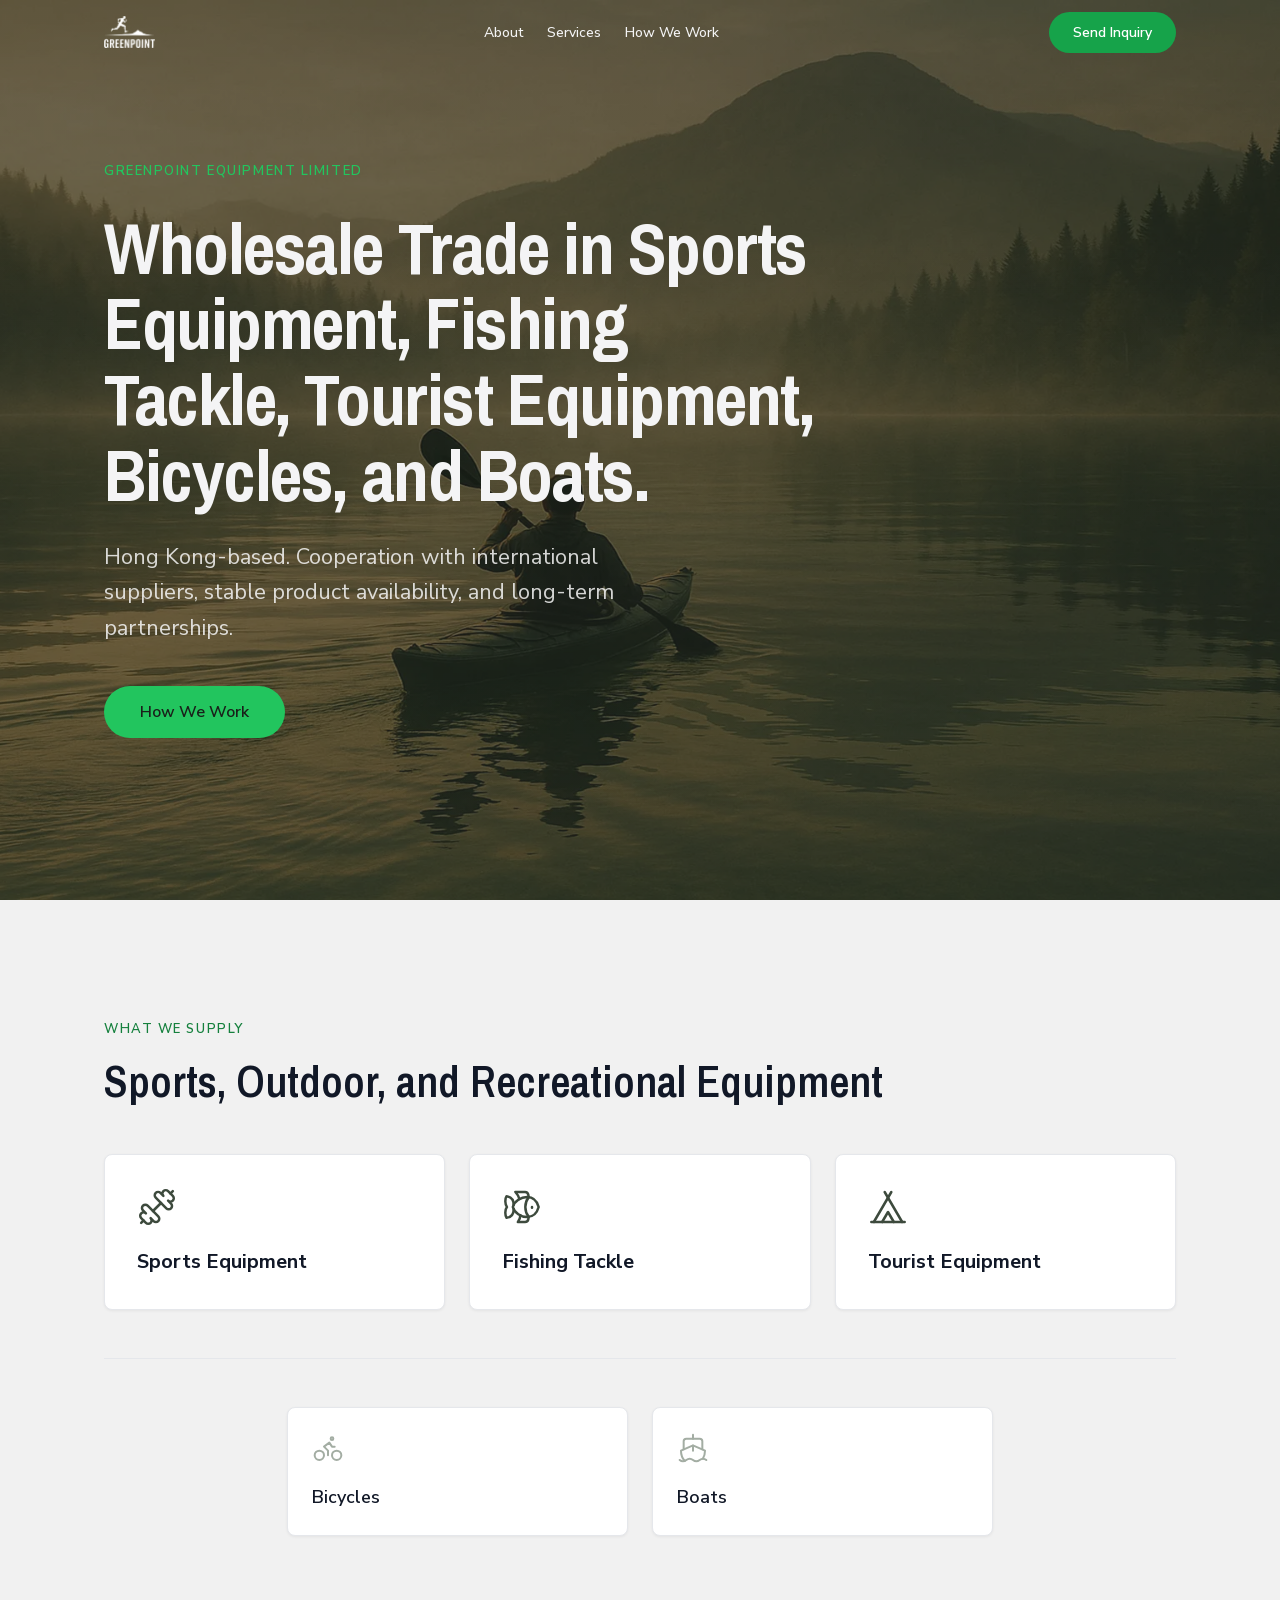
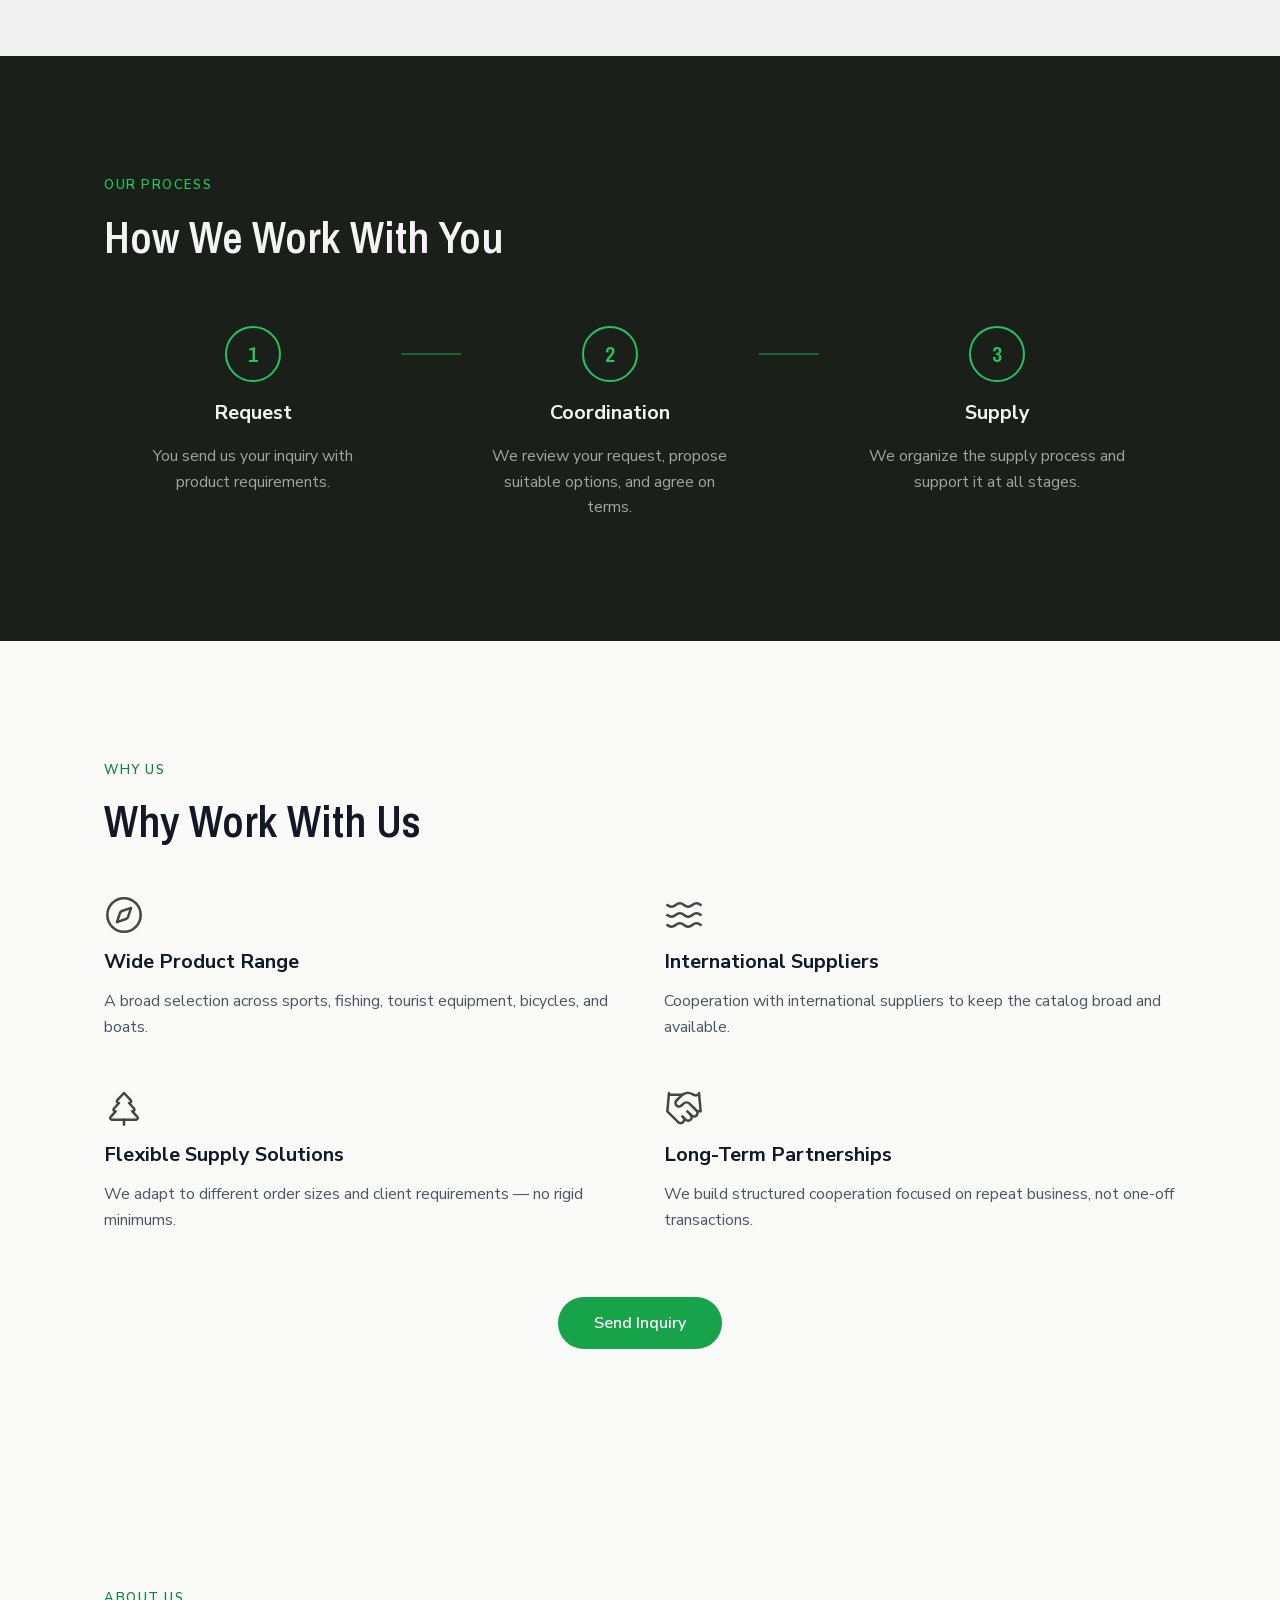
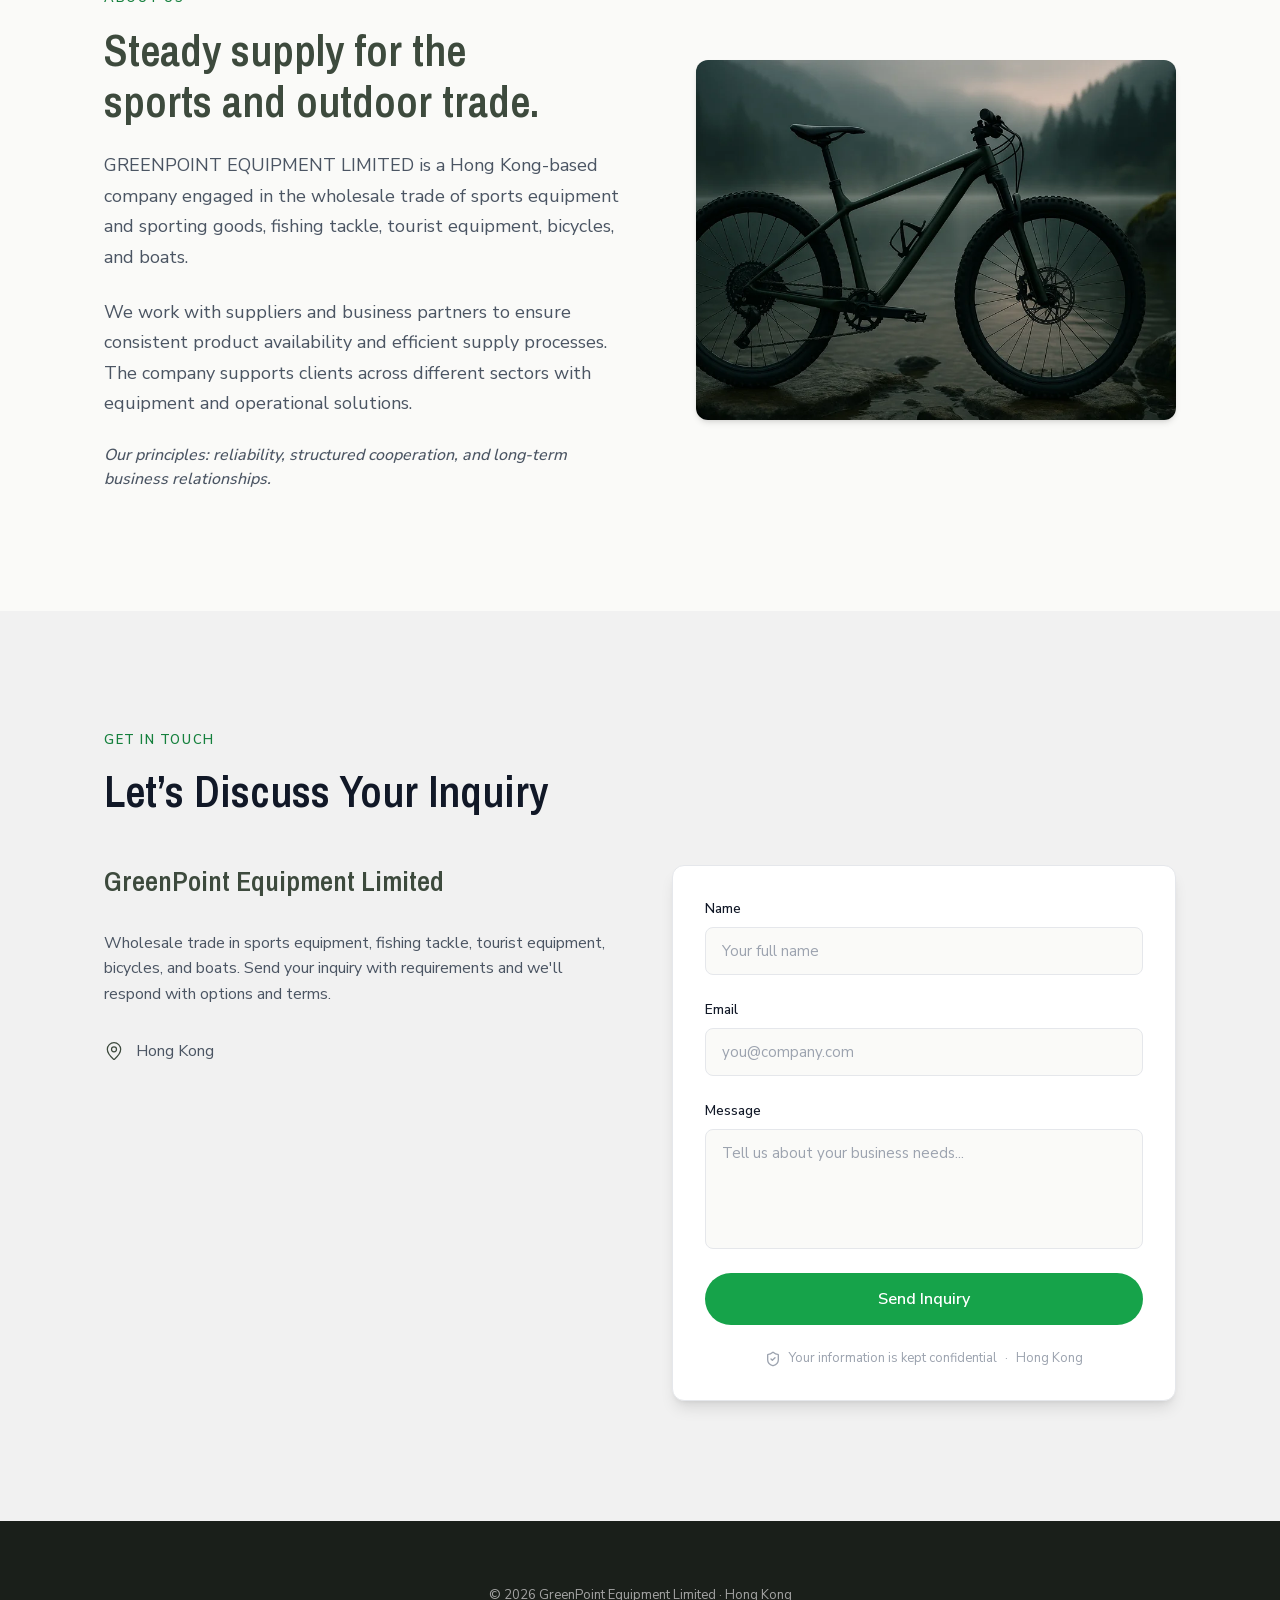
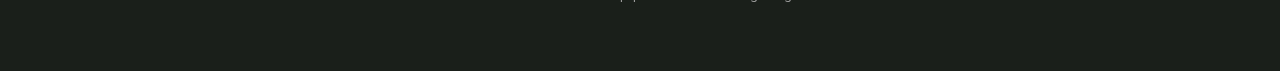
<file: index.html>
<!DOCTYPE html><!--MCY_xM_SCmQjBAkkfVau_--><html lang="en" class="__variable_7fcf54 __variable_246974"><head><meta charSet="utf-8"/><meta name="viewport" content="width=device-width, initial-scale=1"/><link rel="preload" href="/_next/static/media/07d0cf9a4e6818b2-s.p.woff2" as="font" crossorigin="" type="font/woff2"/><link rel="preload" href="/_next/static/media/68180864d7f93f02-s.p.woff2" as="font" crossorigin="" type="font/woff2"/><link rel="preload" as="image" href="/logo.png"/><link rel="stylesheet" href="/_next/static/css/87db055f965084d0.css" data-precedence="next"/><link rel="preload" as="script" fetchPriority="low" href="/_next/static/chunks/webpack-ef317a582696bfcf.js"/><script src="/_next/static/chunks/4bd1b696-c023c6e3521b1417.js" async=""></script><script src="/_next/static/chunks/255-aaafc19c72668c72.js" async=""></script><script src="/_next/static/chunks/main-app-0c28d5f80d48c07c.js" async=""></script><script src="/_next/static/chunks/840-8a68b96e17abf2bf.js" async=""></script><script src="/_next/static/chunks/app/page-1cb6a791a686c238.js" async=""></script><meta name="next-size-adjust" content=""/><meta name="theme-color" content="#1a1f1a"/><title>GreenPoint Equipment — Wholesale Sports, Fishing, Tourist Equipment, Bicycles &amp; Boats</title><meta name="description" content="Hong Kong-based wholesale supply across sports equipment, fishing tackle, tourist equipment, bicycles, and boats."/><link rel="canonical" href="https://greenpoint.hk"/><meta property="og:title" content="GreenPoint Equipment — Wholesale Sports, Fishing, Tourist Equipment, Bicycles &amp; Boats"/><meta property="og:description" content="Hong Kong-based wholesale supply across sports equipment, fishing tackle, tourist equipment, bicycles, and boats."/><meta property="og:url" content="https://greenpoint.hk"/><meta property="og:image" content="https://greenpoint.hk/og.jpg"/><meta property="og:type" content="website"/><meta name="twitter:card" content="summary_large_image"/><meta name="twitter:title" content="GreenPoint Equipment — Wholesale Sports, Fishing, Tourist Equipment, Bicycles &amp; Boats"/><meta name="twitter:description" content="Hong Kong-based wholesale supply across sports equipment, fishing tackle, tourist equipment, bicycles, and boats."/><meta name="twitter:image" content="https://greenpoint.hk/og.jpg"/><link rel="icon" href="/favicon.png"/><script src="/_next/static/chunks/polyfills-42372ed130431b0a.js" noModule=""></script></head><body class="font-body antialiased"><div hidden=""><!--$--><!--/$--></div><header class="fixed top-0 left-0 z-50 w-full transition-all duration-200 ease-out bg-transparent"><nav class="mx-auto flex h-16 max-w-[1200px] items-center justify-between px-5 md:px-16"><a class="flex items-center" aria-label="GreenPoint" href="/"><img alt="GreenPoint" width="400" height="300" decoding="async" data-nimg="1" class="h-7 w-auto brightness-0 invert md:h-8" style="color:transparent" src="/logo.png"/></a><div class="hidden items-center gap-6 md:flex"><a class="font-body text-[14px] font-medium text-ink-light transition-colors hover:text-navy-400" href="#about">About</a><a class="font-body text-[14px] font-medium text-ink-light transition-colors hover:text-navy-400" href="#services">Services</a><a class="font-body text-[14px] font-medium text-ink-light transition-colors hover:text-navy-400" href="#how-we-work">How We Work</a></div><div class="flex items-center gap-4"><a class="hidden rounded-full bg-cta px-6 py-2.5 font-body text-[14px] font-semibold text-white transition-all hover:scale-[1.02] hover:bg-cta-hover md:inline-flex" href="#contacts">Send Inquiry</a><button class="-mr-3 rounded-lg p-3 text-ink-light transition-colors active:bg-white/5 md:hidden" aria-label="Open menu" aria-expanded="false" aria-controls="mobile-menu"><svg xmlns="http://www.w3.org/2000/svg" width="24" height="24" viewBox="0 0 24 24" fill="none" stroke="currentColor" stroke-width="2" stroke-linecap="round" stroke-linejoin="round" class="lucide lucide-menu" aria-hidden="true"><path d="M4 12h16"></path><path d="M4 18h16"></path><path d="M4 6h16"></path></svg></button></div></nav><div id="mobile-menu" aria-hidden="true" class="overflow-hidden bg-navy-950/95 backdrop-blur-[12px] transition-[max-height,opacity] duration-200 ease-out motion-reduce:transition-none md:hidden max-h-0 opacity-0"><div class="flex flex-col gap-1 px-5 pb-10 pt-2"><a tabindex="-1" class="-mx-2 block rounded-lg px-2 py-3 font-body text-[16px] font-medium text-ink-light transition-colors active:bg-white/5" href="#about">About</a><a tabindex="-1" class="-mx-2 block rounded-lg px-2 py-3 font-body text-[16px] font-medium text-ink-light transition-colors active:bg-white/5" href="#services">Services</a><a tabindex="-1" class="-mx-2 block rounded-lg px-2 py-3 font-body text-[16px] font-medium text-ink-light transition-colors active:bg-white/5" href="#how-we-work">How We Work</a><a tabindex="-1" class="mt-3 flex h-[52px] w-full items-center justify-center rounded-full bg-gold-500 font-body text-[16px] font-semibold text-navy-950 transition-all duration-250 ease-out hover:bg-gold-600 active:scale-[0.98]" href="#contacts">Send Inquiry</a></div></div></header><main><section id="hero" class="relative flex min-h-svh items-center overflow-hidden bg-navy-950 md:bg-gradient-to-b md:from-navy-950 md:to-navy-900 xl:min-h-screen"><div aria-hidden="true" class="absolute inset-0 hidden bg-cover bg-center opacity-35 md:block" style="background-image:url(&#x27;/hero.webp&#x27;)"></div><div class="relative z-10 mx-auto w-full max-w-[1200px] px-5 py-20 md:px-16 md:py-0"><div class="hero-animate flex max-w-[880px] flex-col gap-7"><p class="font-body text-[13px] font-semibold uppercase tracking-[0.12em] text-gold-500">GreenPoint Equipment Limited</p><h1 class="text-balance font-heading text-[clamp(1.75rem,7.5vw,2rem)] font-bold leading-[1.05] tracking-[-0.02em] text-ink-light md:text-[56px] lg:text-[72px]">Wholesale Trade in Sports Equipment, Fishing Tackle, Tourist Equipment, Bicycles, and Boats.</h1><p class="max-w-[580px] font-body text-[18px] font-normal leading-[1.6] text-ink-light/85 md:text-[20px] lg:text-[22px]">Hong Kong-based. Cooperation with international suppliers, stable product availability, and long-term partnerships.</p><div class="pt-3"><a class="inline-flex h-[52px] items-center justify-center rounded-full px-9 font-body text-[16px] font-semibold transition-all duration-250 ease-out bg-gold-500 text-navy-950 hover:bg-gold-600 hover:scale-[1.02]  disabled:cursor-not-allowed disabled:opacity-60" href="#how-we-work">How We Work</a></div></div></div><a aria-label="Scroll to next section" aria-hidden="false" tabindex="0" class="absolute inset-x-0 bottom-6 mx-auto w-fit text-gold-500/70 transition-opacity duration-300 hover:text-gold-500 md:hidden animate-scroll-hint" href="#services"><svg xmlns="http://www.w3.org/2000/svg" width="28" height="28" viewBox="0 0 24 24" fill="none" stroke="currentColor" stroke-width="1.5" stroke-linecap="round" stroke-linejoin="round" class="lucide lucide-chevron-down" aria-hidden="true"><path d="m6 9 6 6 6-6"></path></svg></a></section><div class="sr-hidden sr-mobile-on"><section id="services" class="scroll-mt-[48px] bg-surface-tinted"><div class="mx-auto max-w-[1200px] px-5 py-20 md:px-16 md:py-[80px] xl:py-[120px] flex flex-col gap-12 md:gap-10 xl:gap-12"><div class="flex flex-col gap-4"><p class="font-body text-[13px] font-semibold uppercase tracking-[0.12em] text-gold-700">What We Supply</p><h2 class="text-balance font-heading text-[28px] font-semibold leading-[1.15] md:text-[36px] lg:text-[44px] text-ink">Sports, Outdoor, and Recreational Equipment</h2></div><div class="grid grid-cols-1 gap-4 md:grid-cols-2 md:gap-6 lg:grid-cols-3"><div class="flex h-full flex-col gap-5 rounded-lg border border-line bg-surface-card shadow-[0_1px_3px_rgba(0,0,0,0.06)] transition-all duration-300 ease-out hover:-translate-y-1 hover:shadow-[0_4px_12px_rgba(0,0,0,0.1)] p-8"><svg xmlns="http://www.w3.org/2000/svg" width="40" height="40" viewBox="0 0 24 24" fill="none" stroke="currentColor" stroke-width="1.5" stroke-linecap="round" stroke-linejoin="round" class="lucide lucide-dumbbell text-navy-800" aria-hidden="true"><path d="M17.596 12.768a2 2 0 1 0 2.829-2.829l-1.768-1.767a2 2 0 0 0 2.828-2.829l-2.828-2.828a2 2 0 0 0-2.829 2.828l-1.767-1.768a2 2 0 1 0-2.829 2.829z"></path><path d="m2.5 21.5 1.4-1.4"></path><path d="m20.1 3.9 1.4-1.4"></path><path d="M5.343 21.485a2 2 0 1 0 2.829-2.828l1.767 1.768a2 2 0 1 0 2.829-2.829l-6.364-6.364a2 2 0 1 0-2.829 2.829l1.768 1.767a2 2 0 0 0-2.828 2.829z"></path><path d="m9.6 14.4 4.8-4.8"></path></svg><div class="flex flex-col gap-3"><h3 class="font-body text-ink text-[20px] font-bold">Sports Equipment</h3></div></div><div class="flex h-full flex-col gap-5 rounded-lg border border-line bg-surface-card shadow-[0_1px_3px_rgba(0,0,0,0.06)] transition-all duration-300 ease-out hover:-translate-y-1 hover:shadow-[0_4px_12px_rgba(0,0,0,0.1)] p-8"><svg xmlns="http://www.w3.org/2000/svg" width="40" height="40" viewBox="0 0 24 24" fill="none" stroke="currentColor" stroke-width="1.5" stroke-linecap="round" stroke-linejoin="round" class="lucide lucide-fish text-navy-800" aria-hidden="true"><path d="M6.5 12c.94-3.46 4.94-6 8.5-6 3.56 0 6.06 2.54 7 6-.94 3.47-3.44 6-7 6s-7.56-2.53-8.5-6Z"></path><path d="M18 12v.5"></path><path d="M16 17.93a9.77 9.77 0 0 1 0-11.86"></path><path d="M7 10.67C7 8 5.58 5.97 2.73 5.5c-1 1.5-1 5 .23 6.5-1.24 1.5-1.24 5-.23 6.5C5.58 18.03 7 16 7 13.33"></path><path d="M10.46 7.26C10.2 5.88 9.17 4.24 8 3h5.8a2 2 0 0 1 1.98 1.67l.23 1.4"></path><path d="m16.01 17.93-.23 1.4A2 2 0 0 1 13.8 21H9.5a5.96 5.96 0 0 0 1.49-3.98"></path></svg><div class="flex flex-col gap-3"><h3 class="font-body text-ink text-[20px] font-bold">Fishing Tackle</h3></div></div><div class="flex h-full flex-col gap-5 rounded-lg border border-line bg-surface-card shadow-[0_1px_3px_rgba(0,0,0,0.06)] transition-all duration-300 ease-out hover:-translate-y-1 hover:shadow-[0_4px_12px_rgba(0,0,0,0.1)] p-8"><svg xmlns="http://www.w3.org/2000/svg" width="40" height="40" viewBox="0 0 24 24" fill="none" stroke="currentColor" stroke-width="1.5" stroke-linecap="round" stroke-linejoin="round" class="lucide lucide-tent text-navy-800" aria-hidden="true"><path d="M3.5 21 14 3"></path><path d="M20.5 21 10 3"></path><path d="M15.5 21 12 15l-3.5 6"></path><path d="M2 21h20"></path></svg><div class="flex flex-col gap-3"><h3 class="font-body text-ink text-[20px] font-bold">Tourist Equipment</h3></div></div></div><hr class="border-line"/><div class="flex flex-col gap-4 md:flex-row md:justify-center md:gap-6"><div class="md:w-[calc((100%-1.5rem)/2)] md:shrink-0 lg:w-[calc((100%-3rem)/3)]"><div class="flex h-full flex-col gap-5 rounded-lg border border-line bg-surface-card shadow-[0_1px_3px_rgba(0,0,0,0.06)] transition-all duration-300 ease-out hover:-translate-y-1 hover:shadow-[0_4px_12px_rgba(0,0,0,0.1)] p-6"><svg xmlns="http://www.w3.org/2000/svg" width="32" height="32" viewBox="0 0 24 24" fill="none" stroke="currentColor" stroke-width="1.5" stroke-linecap="round" stroke-linejoin="round" class="lucide lucide-bike text-navy-400" aria-hidden="true"><circle cx="18.5" cy="17.5" r="3.5"></circle><circle cx="5.5" cy="17.5" r="3.5"></circle><circle cx="15" cy="5" r="1"></circle><path d="M12 17.5V14l-3-3 4-3 2 3h2"></path></svg><div class="flex flex-col gap-3"><h3 class="font-body text-ink text-[18px] font-semibold">Bicycles</h3></div></div></div><div class="md:w-[calc((100%-1.5rem)/2)] md:shrink-0 lg:w-[calc((100%-3rem)/3)]"><div class="flex h-full flex-col gap-5 rounded-lg border border-line bg-surface-card shadow-[0_1px_3px_rgba(0,0,0,0.06)] transition-all duration-300 ease-out hover:-translate-y-1 hover:shadow-[0_4px_12px_rgba(0,0,0,0.1)] p-6"><svg xmlns="http://www.w3.org/2000/svg" width="32" height="32" viewBox="0 0 24 24" fill="none" stroke="currentColor" stroke-width="1.5" stroke-linecap="round" stroke-linejoin="round" class="lucide lucide-ship text-navy-400" aria-hidden="true"><path d="M12 10.189V14"></path><path d="M12 2v3"></path><path d="M19 13V7a2 2 0 0 0-2-2H7a2 2 0 0 0-2 2v6"></path><path d="M19.38 20A11.6 11.6 0 0 0 21 14l-8.188-3.639a2 2 0 0 0-1.624 0L3 14a11.6 11.6 0 0 0 2.81 7.76"></path><path d="M2 21c.6.5 1.2 1 2.5 1 2.5 0 2.5-2 5-2 1.3 0 1.9.5 2.5 1s1.2 1 2.5 1c2.5 0 2.5-2 5-2 1.3 0 1.9.5 2.5 1"></path></svg><div class="flex flex-col gap-3"><h3 class="font-body text-ink text-[18px] font-semibold">Boats</h3></div></div></div></div></div></section></div><div class="sr-hidden"><section id="how-we-work" class="scroll-mt-[48px] bg-navy-950"><div class="mx-auto max-w-[1200px] px-5 py-20 md:px-16 md:py-[80px] xl:py-[120px] flex flex-col gap-12 md:gap-10 xl:gap-12"><div class="flex flex-col gap-4"><p class="font-body text-[13px] font-semibold uppercase tracking-[0.12em] text-gold-500">Our Process</p><h2 class="text-balance font-heading text-[28px] font-semibold leading-[1.15] md:text-[36px] lg:text-[44px] text-ink-light">How We Work With You</h2></div><div class="flex flex-col gap-4 pt-4 lg:flex-row lg:items-start lg:gap-0"><div class="flex flex-1 flex-col items-center lg:flex-row lg:items-start"><div class="flex flex-1 flex-col items-center gap-4 px-6"><div class="flex h-14 w-14 items-center justify-center rounded-full border-2 border-gold-500 bg-transparent"><span class="font-heading text-[22px] font-semibold text-gold-500">1</span></div><h3 class="text-center font-body text-[20px] font-bold text-ink-light">Request</h3><p class="text-center font-body text-[16px] font-normal leading-[1.6] text-ink-light-muted">You send us your inquiry with product requirements.</p></div><div class="hidden h-14 w-[60px] items-center justify-center lg:flex"><div class="h-[2px] w-full bg-gold-500/40"></div></div><div class="mt-4 flex h-8 w-full items-center justify-center lg:hidden"><div class="h-full w-[2px] bg-gold-500/40"></div></div></div><div class="flex flex-1 flex-col items-center lg:flex-row lg:items-start"><div class="flex flex-1 flex-col items-center gap-4 px-6"><div class="flex h-14 w-14 items-center justify-center rounded-full border-2 border-gold-500 bg-transparent"><span class="font-heading text-[22px] font-semibold text-gold-500">2</span></div><h3 class="text-center font-body text-[20px] font-bold text-ink-light">Coordination</h3><p class="text-center font-body text-[16px] font-normal leading-[1.6] text-ink-light-muted">We review your request, propose suitable options, and agree on terms.</p></div><div class="hidden h-14 w-[60px] items-center justify-center lg:flex"><div class="h-[2px] w-full bg-gold-500/40"></div></div><div class="mt-4 flex h-8 w-full items-center justify-center lg:hidden"><div class="h-full w-[2px] bg-gold-500/40"></div></div></div><div class="flex flex-1 flex-col items-center lg:flex-row lg:items-start"><div class="flex flex-1 flex-col items-center gap-4 px-6"><div class="flex h-14 w-14 items-center justify-center rounded-full border-2 border-gold-500 bg-transparent"><span class="font-heading text-[22px] font-semibold text-gold-500">3</span></div><h3 class="text-center font-body text-[20px] font-bold text-ink-light">Supply</h3><p class="text-center font-body text-[16px] font-normal leading-[1.6] text-ink-light-muted">We organize the supply process and support it at all stages.</p></div></div></div></div></section></div><div class="sr-hidden"><section id="why-us" class="scroll-mt-[48px] bg-surface-warm"><div class="mx-auto max-w-[1200px] px-5 py-20 md:px-16 md:py-[80px] xl:py-[120px] flex flex-col gap-12 md:gap-10 xl:gap-12"><div class="flex flex-col gap-4"><p class="font-body text-[13px] font-semibold uppercase tracking-[0.12em] text-gold-700">Why Us</p><h2 class="text-balance font-heading text-[28px] font-semibold leading-[1.15] md:text-[36px] lg:text-[44px] text-ink">Why Work With Us</h2></div><div class="grid grid-cols-1 gap-10 md:grid-cols-2 md:gap-x-8 md:gap-y-10 xl:gap-12"><div class="flex flex-col gap-3"><svg xmlns="http://www.w3.org/2000/svg" width="40" height="40" viewBox="0 0 24 24" fill="none" stroke="currentColor" stroke-width="1.5" stroke-linecap="round" stroke-linejoin="round" class="lucide lucide-compass text-navy-800" aria-hidden="true"><path d="m16.24 7.76-1.804 5.411a2 2 0 0 1-1.265 1.265L7.76 16.24l1.804-5.411a2 2 0 0 1 1.265-1.265z"></path><circle cx="12" cy="12" r="10"></circle></svg><h3 class="font-body text-[20px] font-bold text-ink">Wide Product Range</h3><p class="font-body text-[16px] font-normal leading-[1.6] text-ink-muted">A broad selection across sports, fishing, tourist equipment, bicycles, and boats.</p></div><div class="flex flex-col gap-3"><svg xmlns="http://www.w3.org/2000/svg" width="40" height="40" viewBox="0 0 24 24" fill="none" stroke="currentColor" stroke-width="1.5" stroke-linecap="round" stroke-linejoin="round" class="lucide lucide-waves text-navy-800" aria-hidden="true"><path d="M2 6c.6.5 1.2 1 2.5 1C7 7 7 5 9.5 5c2.6 0 2.4 2 5 2 2.5 0 2.5-2 5-2 1.3 0 1.9.5 2.5 1"></path><path d="M2 12c.6.5 1.2 1 2.5 1 2.5 0 2.5-2 5-2 2.6 0 2.4 2 5 2 2.5 0 2.5-2 5-2 1.3 0 1.9.5 2.5 1"></path><path d="M2 18c.6.5 1.2 1 2.5 1 2.5 0 2.5-2 5-2 2.6 0 2.4 2 5 2 2.5 0 2.5-2 5-2 1.3 0 1.9.5 2.5 1"></path></svg><h3 class="font-body text-[20px] font-bold text-ink">International Suppliers</h3><p class="font-body text-[16px] font-normal leading-[1.6] text-ink-muted">Cooperation with international suppliers to keep the catalog broad and available.</p></div><div class="flex flex-col gap-3"><svg xmlns="http://www.w3.org/2000/svg" width="40" height="40" viewBox="0 0 24 24" fill="none" stroke="currentColor" stroke-width="1.5" stroke-linecap="round" stroke-linejoin="round" class="lucide lucide-tree-pine text-navy-800" aria-hidden="true"><path d="m17 14 3 3.3a1 1 0 0 1-.7 1.7H4.7a1 1 0 0 1-.7-1.7L7 14h-.3a1 1 0 0 1-.7-1.7L9 9h-.2A1 1 0 0 1 8 7.3L12 3l4 4.3a1 1 0 0 1-.8 1.7H15l3 3.3a1 1 0 0 1-.7 1.7H17Z"></path><path d="M12 22v-3"></path></svg><h3 class="font-body text-[20px] font-bold text-ink">Flexible Supply Solutions</h3><p class="font-body text-[16px] font-normal leading-[1.6] text-ink-muted">We adapt to different order sizes and client requirements — no rigid minimums.</p></div><div class="flex flex-col gap-3"><svg xmlns="http://www.w3.org/2000/svg" width="40" height="40" viewBox="0 0 24 24" fill="none" stroke="currentColor" stroke-width="1.5" stroke-linecap="round" stroke-linejoin="round" class="lucide lucide-handshake text-navy-800" aria-hidden="true"><path d="m11 17 2 2a1 1 0 1 0 3-3"></path><path d="m14 14 2.5 2.5a1 1 0 1 0 3-3l-3.88-3.88a3 3 0 0 0-4.24 0l-.88.88a1 1 0 1 1-3-3l2.81-2.81a5.79 5.79 0 0 1 7.06-.87l.47.28a2 2 0 0 0 1.42.25L21 4"></path><path d="m21 3 1 11h-2"></path><path d="M3 3 2 14l6.5 6.5a1 1 0 1 0 3-3"></path><path d="M3 4h8"></path></svg><h3 class="font-body text-[20px] font-bold text-ink">Long-Term Partnerships</h3><p class="font-body text-[16px] font-normal leading-[1.6] text-ink-muted">We build structured cooperation focused on repeat business, not one-off transactions.</p></div></div><div class="flex justify-center pt-4"><a class="inline-flex h-[52px] items-center justify-center rounded-full px-9 font-body text-[16px] font-semibold transition-all duration-250 ease-out bg-cta text-white hover:bg-cta-hover hover:scale-[1.02]  disabled:cursor-not-allowed disabled:opacity-60" href="#contacts">Send Inquiry</a></div></div></section></div><div class="sr-hidden"><section id="about" class="scroll-mt-[48px] bg-surface-warm"><div class="mx-auto max-w-[1200px] px-5 py-20 md:px-16 md:py-[80px] xl:py-[120px] flex flex-col items-center gap-16 lg:flex-row"><div class="flex flex-col gap-6 md:flex-1"><div class="flex flex-col gap-4"><p class="font-body text-[13px] font-semibold uppercase tracking-[0.12em] text-gold-700">About Us</p><h2 class="text-balance font-heading text-[28px] font-semibold leading-[1.15] md:text-[36px] lg:text-[44px] text-navy-800">Steady supply for the sports and outdoor trade.</h2></div><p class="max-w-[600px] font-body text-[16px] font-normal leading-[1.7] text-ink-muted md:text-[18px]">GREENPOINT EQUIPMENT LIMITED is a Hong Kong-based company engaged in the wholesale trade of sports equipment and sporting goods, fishing tackle, tourist equipment, bicycles, and boats.</p><p class="max-w-[600px] font-body text-[16px] font-normal leading-[1.7] text-ink-muted md:text-[18px]">We work with suppliers and business partners to ensure consistent product availability and efficient supply processes. The company supports clients across different sectors with equipment and operational solutions.</p><p class="max-w-[480px] font-body text-[16px] font-medium italic leading-[1.5] text-ink-muted">Our principles: reliability, structured cooperation, and long-term business relationships.</p></div><div class="w-full md:mx-auto md:max-w-[640px] lg:mx-0 lg:w-[480px] lg:max-w-none"><img alt="GreenPoint Equipment outdoor gear" loading="lazy" width="480" height="360" decoding="async" data-nimg="1" class="rounded-xl object-cover shadow-md" style="color:transparent" src="/about.webp"/></div></div></section></div><div class="sr-hidden"><section id="contacts" class="scroll-mt-[48px] bg-surface-tinted"><div class="mx-auto max-w-[1200px] px-5 py-20 md:px-16 md:py-[80px] xl:py-[120px] flex flex-col gap-12 md:gap-10 xl:gap-12"><div class="flex flex-col gap-4"><p class="font-body text-[13px] font-semibold uppercase tracking-[0.12em] text-gold-700">Get in Touch</p><h2 class="text-balance font-heading text-[28px] font-semibold leading-[1.15] md:text-[36px] lg:text-[44px] text-ink">Let’s Discuss Your Inquiry</h2></div><div class="flex flex-col gap-16 lg:flex-row"><div class="flex flex-col gap-8 md:flex-1"><h3 class="font-heading text-[20px] font-semibold leading-[1.2] text-navy-800 md:text-[28px]">GreenPoint Equipment Limited</h3><p class="font-body text-[16px] font-normal leading-[1.6] text-ink-muted">Wholesale trade in sports equipment, fishing tackle, tourist equipment, bicycles, and boats. Send your inquiry with requirements and we&#x27;ll respond with options and terms.</p><div class="flex flex-col gap-5"><div class="flex items-center gap-3"><svg xmlns="http://www.w3.org/2000/svg" width="20" height="20" viewBox="0 0 24 24" fill="none" stroke="currentColor" stroke-width="1.5" stroke-linecap="round" stroke-linejoin="round" class="lucide lucide-map-pin text-navy-800" aria-hidden="true"><path d="M20 10c0 4.993-5.539 10.193-7.399 11.799a1 1 0 0 1-1.202 0C9.539 20.193 4 14.993 4 10a8 8 0 0 1 16 0"></path><circle cx="12" cy="10" r="3"></circle></svg><span class="font-body text-[16px] text-ink-muted">Hong Kong</span></div></div></div><div class="md:flex-1"><form noValidate="" class="flex flex-col gap-6 rounded-xl border border-line bg-surface-card p-8 shadow-lg"><input type="hidden" name="access_key" value="b6f83619-e7ab-423f-86f4-fc233e0aef2c"/><input type="hidden" name="subject" value="New inquiry from the GreenPoint Equipment Limited website"/><input type="checkbox" class="hidden" tabindex="-1" autoComplete="off" aria-hidden="true" name="botcheck"/><div class="flex flex-col gap-2"><label for="name" class="font-body text-[14px] font-medium text-ink">Name</label><input id="name" type="text" placeholder="Your full name" required="" class="w-full rounded-lg border bg-surface-warm px-4 font-body text-[15px] text-ink placeholder:text-ink-faint focus:outline-none focus:ring-2 border-line focus:ring-navy-400 h-12" name="name"/></div><div class="flex flex-col gap-2"><label for="email" class="font-body text-[14px] font-medium text-ink">Email</label><input id="email" type="email" placeholder="you@company.com" required="" class="w-full rounded-lg border bg-surface-warm px-4 font-body text-[15px] text-ink placeholder:text-ink-faint focus:outline-none focus:ring-2 border-line focus:ring-navy-400 h-12" name="email"/></div><div class="flex flex-col gap-2"><label for="message" class="font-body text-[14px] font-medium text-ink">Message</label><textarea id="message" name="message" placeholder="Tell us about your business needs..." rows="4" class="w-full rounded-lg border bg-surface-warm px-4 font-body text-[15px] text-ink placeholder:text-ink-faint focus:outline-none focus:ring-2 border-line focus:ring-navy-400 h-[120px] resize-none py-3"></textarea></div><button type="submit" class="inline-flex h-[52px] items-center justify-center rounded-full px-9 font-body text-[16px] font-semibold transition-all duration-250 ease-out bg-cta text-white hover:bg-cta-hover hover:scale-[1.02] w-full disabled:cursor-not-allowed disabled:opacity-60">Send Inquiry</button><div class="flex flex-col items-center gap-2 text-center md:flex-row md:flex-wrap md:justify-center md:gap-2"><svg xmlns="http://www.w3.org/2000/svg" width="16" height="16" viewBox="0 0 24 24" fill="none" stroke="currentColor" stroke-width="2" stroke-linecap="round" stroke-linejoin="round" class="lucide lucide-shield-check text-ink-faint" aria-hidden="true"><path d="M20 13c0 5-3.5 7.5-7.66 8.95a1 1 0 0 1-.67-.01C7.5 20.5 4 18 4 13V6a1 1 0 0 1 1-1c2 0 4.5-1.2 6.24-2.72a1.17 1.17 0 0 1 1.52 0C14.51 3.81 17 5 19 5a1 1 0 0 1 1 1z"></path><path d="m9 12 2 2 4-4"></path></svg><span class="font-body text-[13px] text-ink-faint">Your information is kept confidential<span class="ml-2 hidden md:inline">·</span></span><span class="font-body text-[13px] text-ink-faint">Hong Kong</span></div></form></div></div></div></section></div></main><footer class="bg-navy-950"><div class="mx-auto max-w-[1200px] px-5 py-16 md:px-16 md:py-12 xl:py-16"><p class="mx-auto max-w-[640px] text-center font-body text-[13px] leading-relaxed text-ink-light-muted">© 2026 GreenPoint Equipment Limited · Hong Kong</p></div></footer><!--$--><!--/$--><script src="/_next/static/chunks/webpack-ef317a582696bfcf.js" id="_R_" async=""></script><script>(self.__next_f=self.__next_f||[]).push([0])</script><script>self.__next_f.push([1,"1:\"$Sreact.fragment\"\n2:I[9766,[],\"\"]\n3:I[8924,[],\"\"]\n4:I[1149,[\"840\",\"static/chunks/840-8a68b96e17abf2bf.js\",\"974\",\"static/chunks/app/page-1cb6a791a686c238.js\"],\"NavBar\"]\n5:I[2619,[\"840\",\"static/chunks/840-8a68b96e17abf2bf.js\",\"974\",\"static/chunks/app/page-1cb6a791a686c238.js\"],\"\"]\n6:I[8854,[\"840\",\"static/chunks/840-8a68b96e17abf2bf.js\",\"974\",\"static/chunks/app/page-1cb6a791a686c238.js\"],\"HeroScrollHint\"]\n7:I[6985,[\"840\",\"static/chunks/840-8a68b96e17abf2bf.js\",\"974\",\"static/chunks/app/page-1cb6a791a686c238.js\"],\"ScrollReveal\"]\n13:I[7150,[],\"\"]\n:HL[\"/_next/static/media/07d0cf9a4e6818b2-s.p.woff2\",\"font\",{\"crossOrigin\":\"\",\"type\":\"font/woff2\"}]\n:HL[\"/_next/static/media/68180864d7f93f02-s.p.woff2\",\"font\",{\"crossOrigin\":\"\",\"type\":\"font/woff2\"}]\n:HL[\"/_next/static/css/87db055f965084d0.css\",\"style\"]\n"])</script><script>self.__next_f.push([1,"0:{\"P\":null,\"b\":\"MCY_xM_SCmQjBAkkfVau_\",\"p\":\"\",\"c\":[\"\",\"\"],\"i\":false,\"f\":[[[\"\",{\"children\":[\"__PAGE__\",{}]},\"$undefined\",\"$undefined\",true],[\"\",[\"$\",\"$1\",\"c\",{\"children\":[[[\"$\",\"link\",\"0\",{\"rel\":\"stylesheet\",\"href\":\"/_next/static/css/87db055f965084d0.css\",\"precedence\":\"next\",\"crossOrigin\":\"$undefined\",\"nonce\":\"$undefined\"}]],[\"$\",\"html\",null,{\"lang\":\"en\",\"className\":\"__variable_7fcf54 __variable_246974\",\"children\":[\"$\",\"body\",null,{\"className\":\"font-body antialiased\",\"children\":[\"$\",\"$L2\",null,{\"parallelRouterKey\":\"children\",\"error\":\"$undefined\",\"errorStyles\":\"$undefined\",\"errorScripts\":\"$undefined\",\"template\":[\"$\",\"$L3\",null,{}],\"templateStyles\":\"$undefined\",\"templateScripts\":\"$undefined\",\"notFound\":[[[\"$\",\"title\",null,{\"children\":\"404: This page could not be found.\"}],[\"$\",\"div\",null,{\"style\":{\"fontFamily\":\"system-ui,\\\"Segoe UI\\\",Roboto,Helvetica,Arial,sans-serif,\\\"Apple Color Emoji\\\",\\\"Segoe UI Emoji\\\"\",\"height\":\"100vh\",\"textAlign\":\"center\",\"display\":\"flex\",\"flexDirection\":\"column\",\"alignItems\":\"center\",\"justifyContent\":\"center\"},\"children\":[\"$\",\"div\",null,{\"children\":[[\"$\",\"style\",null,{\"dangerouslySetInnerHTML\":{\"__html\":\"body{color:#000;background:#fff;margin:0}.next-error-h1{border-right:1px solid rgba(0,0,0,.3)}@media (prefers-color-scheme:dark){body{color:#fff;background:#000}.next-error-h1{border-right:1px solid rgba(255,255,255,.3)}}\"}}],[\"$\",\"h1\",null,{\"className\":\"next-error-h1\",\"style\":{\"display\":\"inline-block\",\"margin\":\"0 20px 0 0\",\"padding\":\"0 23px 0 0\",\"fontSize\":24,\"fontWeight\":500,\"verticalAlign\":\"top\",\"lineHeight\":\"49px\"},\"children\":404}],[\"$\",\"div\",null,{\"style\":{\"display\":\"inline-block\"},\"children\":[\"$\",\"h2\",null,{\"style\":{\"fontSize\":14,\"fontWeight\":400,\"lineHeight\":\"49px\",\"margin\":0},\"children\":\"This page could not be found.\"}]}]]}]}]],[]],\"forbidden\":\"$undefined\",\"unauthorized\":\"$undefined\"}]}]}]]}],{\"children\":[\"__PAGE__\",[\"$\",\"$1\",\"c\",{\"children\":[[[\"$\",\"$L4\",null,{\"brand\":\"GreenPoint\",\"logoSrc\":\"/logo.png\",\"links\":[{\"label\":\"About\",\"href\":\"#about\"},{\"label\":\"Services\",\"href\":\"#services\"},{\"label\":\"How We Work\",\"href\":\"#how-we-work\"}],\"ctaLabel\":\"Send Inquiry\",\"ctaHref\":\"#contacts\"}],[\"$\",\"main\",null,{\"children\":[[\"$\",\"section\",null,{\"id\":\"hero\",\"className\":\"relative flex min-h-svh items-center overflow-hidden bg-navy-950 md:bg-gradient-to-b md:from-navy-950 md:to-navy-900 xl:min-h-screen\",\"children\":[[\"$\",\"div\",null,{\"aria-hidden\":true,\"className\":\"absolute inset-0 hidden bg-cover bg-center opacity-35 md:block\",\"style\":{\"backgroundImage\":\"url('/hero.webp')\"}}],[\"$\",\"div\",null,{\"className\":\"relative z-10 mx-auto w-full max-w-[1200px] px-5 py-20 md:px-16 md:py-0\",\"children\":[\"$\",\"div\",null,{\"className\":\"hero-animate flex max-w-[880px] flex-col gap-7\",\"children\":[[\"$\",\"p\",null,{\"className\":\"font-body text-[13px] font-semibold uppercase tracking-[0.12em] text-gold-500\",\"children\":\"GreenPoint Equipment Limited\"}],[\"$\",\"h1\",null,{\"className\":\"text-balance font-heading text-[clamp(1.75rem,7.5vw,2rem)] font-bold leading-[1.05] tracking-[-0.02em] text-ink-light md:text-[56px] lg:text-[72px]\",\"children\":\"Wholesale Trade in Sports Equipment, Fishing Tackle, Tourist Equipment, Bicycles, and Boats.\"}],[\"$\",\"p\",null,{\"className\":\"max-w-[580px] font-body text-[18px] font-normal leading-[1.6] text-ink-light/85 md:text-[20px] lg:text-[22px]\",\"children\":\"Hong Kong-based. Cooperation with international suppliers, stable product availability, and long-term partnerships.\"}],[\"$\",\"div\",null,{\"className\":\"pt-3\",\"children\":[\"$\",\"$L5\",null,{\"href\":\"#how-we-work\",\"className\":\"inline-flex h-[52px] items-center justify-center rounded-full px-9 font-body text-[16px] font-semibold transition-all duration-250 ease-out bg-gold-500 text-navy-950 hover:bg-gold-600 hover:scale-[1.02]  disabled:cursor-not-allowed disabled:opacity-60\",\"children\":\"How We Work\"}]}]]}]}],[\"$\",\"$L6\",null,{}]]}],[\"$\",\"$L7\",null,{\"className\":\"sr-mobile-on\",\"children\":[\"$\",\"section\",null,{\"id\":\"services\",\"className\":\"scroll-mt-[48px] bg-surface-tinted\",\"children\":[\"$\",\"div\",null,{\"className\":\"mx-auto max-w-[1200px] px-5 py-20 md:px-16 md:py-[80px] xl:py-[120px] flex flex-col gap-12 md:gap-10 xl:gap-12\",\"children\":[[\"$\",\"div\",null,{\"className\":\"flex flex-col gap-4\",\"children\":[[\"$\",\"p\",null,{\"className\":\"font-body text-[13px] font-semibold uppercase tracking-[0.12em] text-gold-700\",\"children\":\"What We Supply\"}],\"$L8\"]}],\"$L9\",\"$La\",\"$Lb\"]}]}]}],\"$Lc\",\"$Ld\",\"$Le\",\"$Lf\"]}],\"$L10\"],null,\"$L11\"]}],{},null,false]},null,false],\"$L12\",false]],\"m\":\"$undefined\",\"G\":[\"$13\",[]],\"s\":false,\"S\":true}\n"])</script><script>self.__next_f.push([1,"1a:I[1356,[\"840\",\"static/chunks/840-8a68b96e17abf2bf.js\",\"974\",\"static/chunks/app/page-1cb6a791a686c238.js\"],\"Image\"]\n1b:I[7250,[\"840\",\"static/chunks/840-8a68b96e17abf2bf.js\",\"974\",\"static/chunks/app/page-1cb6a791a686c238.js\"],\"ContactsSection\"]\n1c:I[4431,[],\"OutletBoundary\"]\n1e:I[5278,[],\"AsyncMetadataOutlet\"]\n20:I[4431,[],\"ViewportBoundary\"]\n22:I[4431,[],\"MetadataBoundary\"]\n23:\"$Sreact.suspense\"\n8:[\"$\",\"h2\",null,{\"className\":\"text-balance font-heading text-[28px] font-semibold leading-[1.15] md:text-[36px] lg:text-[44px] text-ink\",\"children\":\"Sports, Outdoor, and Recreational Equipment\"}]\n"])</script><script>self.__next_f.push([1,"9:[\"$\",\"div\",null,{\"className\":\"grid grid-cols-1 gap-4 md:grid-cols-2 md:gap-6 lg:grid-cols-3\",\"children\":[[\"$\",\"div\",\"Sports Equipment\",{\"className\":\"flex h-full flex-col gap-5 rounded-lg border border-line bg-surface-card shadow-[0_1px_3px_rgba(0,0,0,0.06)] transition-all duration-300 ease-out hover:-translate-y-1 hover:shadow-[0_4px_12px_rgba(0,0,0,0.1)] p-8\",\"children\":[[\"$\",\"svg\",null,{\"ref\":\"$undefined\",\"xmlns\":\"http://www.w3.org/2000/svg\",\"width\":40,\"height\":40,\"viewBox\":\"0 0 24 24\",\"fill\":\"none\",\"stroke\":\"currentColor\",\"strokeWidth\":1.5,\"strokeLinecap\":\"round\",\"strokeLinejoin\":\"round\",\"className\":\"lucide lucide-dumbbell text-navy-800\",\"aria-hidden\":\"true\",\"children\":[[\"$\",\"path\",\"9m4mmf\",{\"d\":\"M17.596 12.768a2 2 0 1 0 2.829-2.829l-1.768-1.767a2 2 0 0 0 2.828-2.829l-2.828-2.828a2 2 0 0 0-2.829 2.828l-1.767-1.768a2 2 0 1 0-2.829 2.829z\"}],[\"$\",\"path\",\"17g3f0\",{\"d\":\"m2.5 21.5 1.4-1.4\"}],[\"$\",\"path\",\"1qn309\",{\"d\":\"m20.1 3.9 1.4-1.4\"}],[\"$\",\"path\",\"1t2c92\",{\"d\":\"M5.343 21.485a2 2 0 1 0 2.829-2.828l1.767 1.768a2 2 0 1 0 2.829-2.829l-6.364-6.364a2 2 0 1 0-2.829 2.829l1.768 1.767a2 2 0 0 0-2.828 2.829z\"}],[\"$\",\"path\",\"6umqxw\",{\"d\":\"m9.6 14.4 4.8-4.8\"}],\"$undefined\"]}],[\"$\",\"div\",null,{\"className\":\"flex flex-col gap-3\",\"children\":[[\"$\",\"h3\",null,{\"className\":\"font-body text-ink text-[20px] font-bold\",\"children\":\"Sports Equipment\"}],\"$undefined\"]}]]}],[\"$\",\"div\",\"Fishing Tackle\",{\"className\":\"flex h-full flex-col gap-5 rounded-lg border border-line bg-surface-card shadow-[0_1px_3px_rgba(0,0,0,0.06)] transition-all duration-300 ease-out hover:-translate-y-1 hover:shadow-[0_4px_12px_rgba(0,0,0,0.1)] p-8\",\"children\":[[\"$\",\"svg\",null,{\"ref\":\"$undefined\",\"xmlns\":\"http://www.w3.org/2000/svg\",\"width\":40,\"height\":40,\"viewBox\":\"0 0 24 24\",\"fill\":\"none\",\"stroke\":\"currentColor\",\"strokeWidth\":1.5,\"strokeLinecap\":\"round\",\"strokeLinejoin\":\"round\",\"className\":\"lucide lucide-fish text-navy-800\",\"aria-hidden\":\"true\",\"children\":[[\"$\",\"path\",\"15baut\",{\"d\":\"M6.5 12c.94-3.46 4.94-6 8.5-6 3.56 0 6.06 2.54 7 6-.94 3.47-3.44 6-7 6s-7.56-2.53-8.5-6Z\"}],[\"$\",\"path\",\"18hhni\",{\"d\":\"M18 12v.5\"}],[\"$\",\"path\",\"16dt7o\",{\"d\":\"M16 17.93a9.77 9.77 0 0 1 0-11.86\"}],[\"$\",\"path\",\"l9di03\",{\"d\":\"M7 10.67C7 8 5.58 5.97 2.73 5.5c-1 1.5-1 5 .23 6.5-1.24 1.5-1.24 5-.23 6.5C5.58 18.03 7 16 7 13.33\"}],[\"$\",\"path\",\"1kjonw\",{\"d\":\"M10.46 7.26C10.2 5.88 9.17 4.24 8 3h5.8a2 2 0 0 1 1.98 1.67l.23 1.4\"}],[\"$\",\"path\",\"1zlm23\",{\"d\":\"m16.01 17.93-.23 1.4A2 2 0 0 1 13.8 21H9.5a5.96 5.96 0 0 0 1.49-3.98\"}],\"$undefined\"]}],[\"$\",\"div\",null,{\"className\":\"flex flex-col gap-3\",\"children\":[[\"$\",\"h3\",null,{\"className\":\"font-body text-ink text-[20px] font-bold\",\"children\":\"Fishing Tackle\"}],\"$undefined\"]}]]}],[\"$\",\"div\",\"Tourist Equipment\",{\"className\":\"flex h-full flex-col gap-5 rounded-lg border border-line bg-surface-card shadow-[0_1px_3px_rgba(0,0,0,0.06)] transition-all duration-300 ease-out hover:-translate-y-1 hover:shadow-[0_4px_12px_rgba(0,0,0,0.1)] p-8\",\"children\":[[\"$\",\"svg\",null,{\"ref\":\"$undefined\",\"xmlns\":\"http://www.w3.org/2000/svg\",\"width\":40,\"height\":40,\"viewBox\":\"0 0 24 24\",\"fill\":\"none\",\"stroke\":\"currentColor\",\"strokeWidth\":1.5,\"strokeLinecap\":\"round\",\"strokeLinejoin\":\"round\",\"className\":\"lucide lucide-tent text-navy-800\",\"aria-hidden\":\"true\",\"children\":[[\"$\",\"path\",\"1szst5\",{\"d\":\"M3.5 21 14 3\"}],[\"$\",\"path\",\"1310c3\",{\"d\":\"M20.5 21 10 3\"}],[\"$\",\"path\",\"1ddtfw\",{\"d\":\"M15.5 21 12 15l-3.5 6\"}],[\"$\",\"path\",\"1nyx9w\",{\"d\":\"M2 21h20\"}],\"$undefined\"]}],[\"$\",\"div\",null,{\"className\":\"flex flex-col gap-3\",\"children\":[[\"$\",\"h3\",null,{\"className\":\"font-body text-ink text-[20px] font-bold\",\"children\":\"Tourist Equipment\"}],\"$undefined\"]}]]}]]}]\n"])</script><script>self.__next_f.push([1,"a:[\"$\",\"hr\",null,{\"className\":\"border-line\"}]\n"])</script><script>self.__next_f.push([1,"b:[\"$\",\"div\",null,{\"className\":\"flex flex-col gap-4 md:flex-row md:justify-center md:gap-6\",\"children\":[[\"$\",\"div\",\"Bicycles\",{\"className\":\"md:w-[calc((100%-1.5rem)/2)] md:shrink-0 lg:w-[calc((100%-3rem)/3)]\",\"children\":[\"$\",\"div\",null,{\"className\":\"flex h-full flex-col gap-5 rounded-lg border border-line bg-surface-card shadow-[0_1px_3px_rgba(0,0,0,0.06)] transition-all duration-300 ease-out hover:-translate-y-1 hover:shadow-[0_4px_12px_rgba(0,0,0,0.1)] p-6\",\"children\":[[\"$\",\"svg\",null,{\"ref\":\"$undefined\",\"xmlns\":\"http://www.w3.org/2000/svg\",\"width\":32,\"height\":32,\"viewBox\":\"0 0 24 24\",\"fill\":\"none\",\"stroke\":\"currentColor\",\"strokeWidth\":1.5,\"strokeLinecap\":\"round\",\"strokeLinejoin\":\"round\",\"className\":\"lucide lucide-bike text-navy-400\",\"aria-hidden\":\"true\",\"children\":[[\"$\",\"circle\",\"15x4ox\",{\"cx\":\"18.5\",\"cy\":\"17.5\",\"r\":\"3.5\"}],[\"$\",\"circle\",\"1noe27\",{\"cx\":\"5.5\",\"cy\":\"17.5\",\"r\":\"3.5\"}],[\"$\",\"circle\",\"19l28e\",{\"cx\":\"15\",\"cy\":\"5\",\"r\":\"1\"}],[\"$\",\"path\",\"1npguv\",{\"d\":\"M12 17.5V14l-3-3 4-3 2 3h2\"}],\"$undefined\"]}],[\"$\",\"div\",null,{\"className\":\"flex flex-col gap-3\",\"children\":[[\"$\",\"h3\",null,{\"className\":\"font-body text-ink text-[18px] font-semibold\",\"children\":\"Bicycles\"}],\"$undefined\"]}]]}]}],[\"$\",\"div\",\"Boats\",{\"className\":\"md:w-[calc((100%-1.5rem)/2)] md:shrink-0 lg:w-[calc((100%-3rem)/3)]\",\"children\":[\"$\",\"div\",null,{\"className\":\"flex h-full flex-col gap-5 rounded-lg border border-line bg-surface-card shadow-[0_1px_3px_rgba(0,0,0,0.06)] transition-all duration-300 ease-out hover:-translate-y-1 hover:shadow-[0_4px_12px_rgba(0,0,0,0.1)] p-6\",\"children\":[[\"$\",\"svg\",null,{\"ref\":\"$undefined\",\"xmlns\":\"http://www.w3.org/2000/svg\",\"width\":32,\"height\":32,\"viewBox\":\"0 0 24 24\",\"fill\":\"none\",\"stroke\":\"currentColor\",\"strokeWidth\":1.5,\"strokeLinecap\":\"round\",\"strokeLinejoin\":\"round\",\"className\":\"lucide lucide-ship text-navy-400\",\"aria-hidden\":\"true\",\"children\":[[\"$\",\"path\",\"1p8cqu\",{\"d\":\"M12 10.189V14\"}],[\"$\",\"path\",\"qbqxhf\",{\"d\":\"M12 2v3\"}],[\"$\",\"path\",\"qpkstq\",{\"d\":\"M19 13V7a2 2 0 0 0-2-2H7a2 2 0 0 0-2 2v6\"}],[\"$\",\"path\",\"7tigtc\",{\"d\":\"M19.38 20A11.6 11.6 0 0 0 21 14l-8.188-3.639a2 2 0 0 0-1.624 0L3 14a11.6 11.6 0 0 0 2.81 7.76\"}],[\"$\",\"path\",\"1924j5\",{\"d\":\"M2 21c.6.5 1.2 1 2.5 1 2.5 0 2.5-2 5-2 1.3 0 1.9.5 2.5 1s1.2 1 2.5 1c2.5 0 2.5-2 5-2 1.3 0 1.9.5 2.5 1\"}],\"$undefined\"]}],[\"$\",\"div\",null,{\"className\":\"flex flex-col gap-3\",\"children\":[[\"$\",\"h3\",null,{\"className\":\"font-body text-ink text-[18px] font-semibold\",\"children\":\"Boats\"}],\"$undefined\"]}]]}]}]]}]\n"])</script><script>self.__next_f.push([1,"c:[\"$\",\"$L7\",null,{\"children\":[\"$\",\"section\",null,{\"id\":\"how-we-work\",\"className\":\"scroll-mt-[48px] bg-navy-950\",\"children\":[\"$\",\"div\",null,{\"className\":\"mx-auto max-w-[1200px] px-5 py-20 md:px-16 md:py-[80px] xl:py-[120px] flex flex-col gap-12 md:gap-10 xl:gap-12\",\"children\":[[\"$\",\"div\",null,{\"className\":\"flex flex-col gap-4\",\"children\":[[\"$\",\"p\",null,{\"className\":\"font-body text-[13px] font-semibold uppercase tracking-[0.12em] text-gold-500\",\"children\":\"Our Process\"}],[\"$\",\"h2\",null,{\"className\":\"text-balance font-heading text-[28px] font-semibold leading-[1.15] md:text-[36px] lg:text-[44px] text-ink-light\",\"children\":\"How We Work With You\"}]]}],[\"$\",\"div\",null,{\"className\":\"flex flex-col gap-4 pt-4 lg:flex-row lg:items-start lg:gap-0\",\"children\":[[\"$\",\"div\",\"1\",{\"className\":\"flex flex-1 flex-col items-center lg:flex-row lg:items-start\",\"children\":[[\"$\",\"div\",null,{\"className\":\"flex flex-1 flex-col items-center gap-4 px-6\",\"children\":[[\"$\",\"div\",null,{\"className\":\"flex h-14 w-14 items-center justify-center rounded-full border-2 border-gold-500 bg-transparent\",\"children\":[\"$\",\"span\",null,{\"className\":\"font-heading text-[22px] font-semibold text-gold-500\",\"children\":1}]}],[\"$\",\"h3\",null,{\"className\":\"text-center font-body text-[20px] font-bold text-ink-light\",\"children\":\"Request\"}],[\"$\",\"p\",null,{\"className\":\"text-center font-body text-[16px] font-normal leading-[1.6] text-ink-light-muted\",\"children\":\"You send us your inquiry with product requirements.\"}]]}],[[\"$\",\"div\",null,{\"className\":\"hidden h-14 w-[60px] items-center justify-center lg:flex\",\"children\":[\"$\",\"div\",null,{\"className\":\"h-[2px] w-full bg-gold-500/40\"}]}],[\"$\",\"div\",null,{\"className\":\"mt-4 flex h-8 w-full items-center justify-center lg:hidden\",\"children\":[\"$\",\"div\",null,{\"className\":\"h-full w-[2px] bg-gold-500/40\"}]}]]]}],[\"$\",\"div\",\"2\",{\"className\":\"flex flex-1 flex-col items-center lg:flex-row lg:items-start\",\"children\":[[\"$\",\"div\",null,{\"className\":\"flex flex-1 flex-col items-center gap-4 px-6\",\"children\":[[\"$\",\"div\",null,{\"className\":\"flex h-14 w-14 items-center justify-center rounded-full border-2 border-gold-500 bg-transparent\",\"children\":[\"$\",\"span\",null,{\"className\":\"font-heading text-[22px] font-semibold text-gold-500\",\"children\":2}]}],[\"$\",\"h3\",null,{\"className\":\"text-center font-body text-[20px] font-bold text-ink-light\",\"children\":\"Coordination\"}],[\"$\",\"p\",null,{\"className\":\"text-center font-body text-[16px] font-normal leading-[1.6] text-ink-light-muted\",\"children\":\"We review your request, propose suitable options, and agree on terms.\"}]]}],[[\"$\",\"div\",null,{\"className\":\"hidden h-14 w-[60px] items-center justify-center lg:flex\",\"children\":[\"$\",\"div\",null,{\"className\":\"h-[2px] w-full bg-gold-500/40\"}]}],[\"$\",\"div\",null,{\"className\":\"mt-4 flex h-8 w-full items-center justify-center lg:hidden\",\"children\":[\"$\",\"div\",null,{\"className\":\"h-full w-[2px] bg-gold-500/40\"}]}]]]}],[\"$\",\"div\",\"3\",{\"className\":\"flex flex-1 flex-col items-center lg:flex-row lg:items-start\",\"children\":[[\"$\",\"div\",null,{\"className\":\"flex flex-1 flex-col items-center gap-4 px-6\",\"children\":[[\"$\",\"div\",null,{\"className\":\"flex h-14 w-14 items-center justify-center rounded-full border-2 border-gold-500 bg-transparent\",\"children\":[\"$\",\"span\",null,{\"className\":\"font-heading text-[22px] font-semibold text-gold-500\",\"children\":3}]}],[\"$\",\"h3\",null,{\"className\":\"text-center font-body text-[20px] font-bold text-ink-light\",\"children\":\"Supply\"}],[\"$\",\"p\",null,{\"className\":\"text-center font-body text-[16px] font-normal leading-[1.6] text-ink-light-muted\",\"children\":\"We organize the supply process and support it at all stages.\"}]]}],false]}]]}]]}]}]}]\n"])</script><script>self.__next_f.push([1,"d:[\"$\",\"$L7\",null,{\"children\":[\"$\",\"section\",null,{\"id\":\"why-us\",\"className\":\"scroll-mt-[48px] bg-surface-warm\",\"children\":[\"$\",\"div\",null,{\"className\":\"mx-auto max-w-[1200px] px-5 py-20 md:px-16 md:py-[80px] xl:py-[120px] flex flex-col gap-12 md:gap-10 xl:gap-12\",\"children\":[[\"$\",\"div\",null,{\"className\":\"flex flex-col gap-4\",\"children\":[[\"$\",\"p\",null,{\"className\":\"font-body text-[13px] font-semibold uppercase tracking-[0.12em] text-gold-700\",\"children\":\"Why Us\"}],[\"$\",\"h2\",null,{\"className\":\"text-balance font-heading text-[28px] font-semibold leading-[1.15] md:text-[36px] lg:text-[44px] text-ink\",\"children\":\"Why Work With Us\"}]]}],[\"$\",\"div\",null,{\"className\":\"grid grid-cols-1 gap-10 md:grid-cols-2 md:gap-x-8 md:gap-y-10 xl:gap-12\",\"children\":[[\"$\",\"div\",\"Wide Product Range\",{\"className\":\"flex flex-col gap-3\",\"children\":[[\"$\",\"svg\",null,{\"ref\":\"$undefined\",\"xmlns\":\"http://www.w3.org/2000/svg\",\"width\":40,\"height\":40,\"viewBox\":\"0 0 24 24\",\"fill\":\"none\",\"stroke\":\"currentColor\",\"strokeWidth\":1.5,\"strokeLinecap\":\"round\",\"strokeLinejoin\":\"round\",\"className\":\"lucide lucide-compass text-navy-800\",\"aria-hidden\":\"true\",\"children\":[[\"$\",\"path\",\"9ktpf1\",{\"d\":\"m16.24 7.76-1.804 5.411a2 2 0 0 1-1.265 1.265L7.76 16.24l1.804-5.411a2 2 0 0 1 1.265-1.265z\"}],[\"$\",\"circle\",\"1mglay\",{\"cx\":\"12\",\"cy\":\"12\",\"r\":\"10\"}],\"$undefined\"]}],[\"$\",\"h3\",null,{\"className\":\"font-body text-[20px] font-bold text-ink\",\"children\":\"Wide Product Range\"}],[\"$\",\"p\",null,{\"className\":\"font-body text-[16px] font-normal leading-[1.6] text-ink-muted\",\"children\":\"A broad selection across sports, fishing, tourist equipment, bicycles, and boats.\"}]]}],[\"$\",\"div\",\"International Suppliers\",{\"className\":\"flex flex-col gap-3\",\"children\":[[\"$\",\"svg\",null,{\"ref\":\"$undefined\",\"xmlns\":\"http://www.w3.org/2000/svg\",\"width\":40,\"height\":40,\"viewBox\":\"0 0 24 24\",\"fill\":\"none\",\"stroke\":\"currentColor\",\"strokeWidth\":1.5,\"strokeLinecap\":\"round\",\"strokeLinejoin\":\"round\",\"className\":\"lucide lucide-waves text-navy-800\",\"aria-hidden\":\"true\",\"children\":[[\"$\",\"path\",\"knzxuh\",{\"d\":\"M2 6c.6.5 1.2 1 2.5 1C7 7 7 5 9.5 5c2.6 0 2.4 2 5 2 2.5 0 2.5-2 5-2 1.3 0 1.9.5 2.5 1\"}],[\"$\",\"path\",\"2jd2cc\",{\"d\":\"M2 12c.6.5 1.2 1 2.5 1 2.5 0 2.5-2 5-2 2.6 0 2.4 2 5 2 2.5 0 2.5-2 5-2 1.3 0 1.9.5 2.5 1\"}],[\"$\",\"path\",\"rd2r6e\",{\"d\":\"M2 18c.6.5 1.2 1 2.5 1 2.5 0 2.5-2 5-2 2.6 0 2.4 2 5 2 2.5 0 2.5-2 5-2 1.3 0 1.9.5 2.5 1\"}],\"$undefined\"]}],[\"$\",\"h3\",null,{\"className\":\"font-body text-[20px] font-bold text-ink\",\"children\":\"International Suppliers\"}],[\"$\",\"p\",null,{\"className\":\"font-body text-[16px] font-normal leading-[1.6] text-ink-muted\",\"children\":\"Cooperation with international suppliers to keep the catalog broad and available.\"}]]}],[\"$\",\"div\",\"Flexible Supply Solutions\",{\"className\":\"flex flex-col gap-3\",\"children\":[[\"$\",\"svg\",null,{\"ref\":\"$undefined\",\"xmlns\":\"http://www.w3.org/2000/svg\",\"width\":40,\"height\":40,\"viewBox\":\"0 0 24 24\",\"fill\":\"none\",\"stroke\":\"currentColor\",\"strokeWidth\":1.5,\"strokeLinecap\":\"round\",\"strokeLinejoin\":\"round\",\"className\":\"lucide lucide-tree-pine text-navy-800\",\"aria-hidden\":\"true\",\"children\":[[\"$\",\"path\",\"cpyugq\",{\"d\":\"m17 14 3 3.3a1 1 0 0 1-.7 1.7H4.7a1 1 0 0 1-.7-1.7L7 14h-.3a1 1 0 0 1-.7-1.7L9 9h-.2A1 1 0 0 1 8 7.3L12 3l4 4.3a1 1 0 0 1-.8 1.7H15l3 3.3a1 1 0 0 1-.7 1.7H17Z\"}],[\"$\",\"path\",\"kmzjlo\",{\"d\":\"M12 22v-3\"}],\"$undefined\"]}],[\"$\",\"h3\",null,{\"className\":\"font-body text-[20px] font-bold text-ink\",\"children\":\"Flexible Supply Solutions\"}],[\"$\",\"p\",null,{\"className\":\"font-body text-[16px] font-normal leading-[1.6] text-ink-muted\",\"children\":\"We adapt to different order sizes and client requirements — no rigid minimums.\"}]]}],[\"$\",\"div\",\"Long-Term Partnerships\",{\"className\":\"flex flex-col gap-3\",\"children\":[[\"$\",\"svg\",null,{\"ref\":\"$undefined\",\"xmlns\":\"http://www.w3.org/2000/svg\",\"width\":40,\"height\":40,\"viewBox\":\"0 0 24 24\",\"fill\":\"none\",\"stroke\":\"currentColor\",\"strokeWidth\":1.5,\"strokeLinecap\":\"round\",\"strokeLinejoin\":\"round\",\"className\":\"lucide lucide-handshake text-navy-800\",\"aria-hidden\":\"true\",\"children\":[[\"$\",\"path\",\"efffak\",{\"d\":\"m11 17 2 2a1 1 0 1 0 3-3\"}],[\"$\",\"path\",\"9pr0kb\",{\"d\":\"m14 14 2.5 2.5a1 1 0 1 0 3-3l-3.88-3.88a3 3 0 0 0-4.24 0l-.88.88a1 1 0 1 1-3-3l2.81-2.81a5.79 5.79 0 0 1 7.06-.87l.47.28a2 2 0 0 0 1.42.25L21 4\"}],\"$L14\",\"$L15\",\"$L16\",\"$undefined\"]}],\"$L17\",\"$L18\"]}]]}],\"$L19\"]}]}]}]\n"])</script><script>self.__next_f.push([1,"e:[\"$\",\"$L7\",null,{\"children\":[\"$\",\"section\",null,{\"id\":\"about\",\"className\":\"scroll-mt-[48px] bg-surface-warm\",\"children\":[\"$\",\"div\",null,{\"className\":\"mx-auto max-w-[1200px] px-5 py-20 md:px-16 md:py-[80px] xl:py-[120px] flex flex-col items-center gap-16 lg:flex-row\",\"children\":[[\"$\",\"div\",null,{\"className\":\"flex flex-col gap-6 md:flex-1\",\"children\":[[\"$\",\"div\",null,{\"className\":\"flex flex-col gap-4\",\"children\":[[\"$\",\"p\",null,{\"className\":\"font-body text-[13px] font-semibold uppercase tracking-[0.12em] text-gold-700\",\"children\":\"About Us\"}],[\"$\",\"h2\",null,{\"className\":\"text-balance font-heading text-[28px] font-semibold leading-[1.15] md:text-[36px] lg:text-[44px] text-navy-800\",\"children\":\"Steady supply for the sports and outdoor trade.\"}]]}],[[\"$\",\"p\",\"0\",{\"className\":\"max-w-[600px] font-body text-[16px] font-normal leading-[1.7] text-ink-muted md:text-[18px]\",\"children\":\"GREENPOINT EQUIPMENT LIMITED is a Hong Kong-based company engaged in the wholesale trade of sports equipment and sporting goods, fishing tackle, tourist equipment, bicycles, and boats.\"}],[\"$\",\"p\",\"1\",{\"className\":\"max-w-[600px] font-body text-[16px] font-normal leading-[1.7] text-ink-muted md:text-[18px]\",\"children\":\"We work with suppliers and business partners to ensure consistent product availability and efficient supply processes. The company supports clients across different sectors with equipment and operational solutions.\"}]],[\"$\",\"p\",null,{\"className\":\"max-w-[480px] font-body text-[16px] font-medium italic leading-[1.5] text-ink-muted\",\"children\":\"Our principles: reliability, structured cooperation, and long-term business relationships.\"}]]}],[\"$\",\"div\",null,{\"className\":\"w-full md:mx-auto md:max-w-[640px] lg:mx-0 lg:w-[480px] lg:max-w-none\",\"children\":[\"$\",\"$L1a\",null,{\"src\":\"/about.webp\",\"alt\":\"GreenPoint Equipment outdoor gear\",\"width\":480,\"height\":360,\"className\":\"rounded-xl object-cover shadow-md\"}]}]]}]}]}]\n"])</script><script>self.__next_f.push([1,"f:[\"$\",\"$L7\",null,{\"children\":[\"$\",\"$L1b\",null,{\"label\":\"Get in Touch\",\"heading\":\"Let’s Discuss Your Inquiry\",\"companyName\":\"GreenPoint Equipment Limited\",\"description\":\"Wholesale trade in sports equipment, fishing tackle, tourist equipment, bicycles, and boats. Send your inquiry with requirements and we'll respond with options and terms.\",\"location\":\"Hong Kong\",\"formCta\":\"Send Inquiry\",\"trustSignals\":[\"Your information is kept confidential\",\"Hong Kong\"],\"accessKey\":\"b6f83619-e7ab-423f-86f4-fc233e0aef2c\"}]}]\n10:[\"$\",\"footer\",null,{\"className\":\"bg-navy-950\",\"children\":[\"$\",\"div\",null,{\"className\":\"mx-auto max-w-[1200px] px-5 py-16 md:px-16 md:py-12 xl:py-16\",\"children\":[\"$\",\"p\",null,{\"className\":\"mx-auto max-w-[640px] text-center font-body text-[13px] leading-relaxed text-ink-light-muted\",\"children\":\"© 2026 GreenPoint Equipment Limited · Hong Kong\"}]}]}]\n11:[\"$\",\"$L1c\",null,{\"children\":[\"$L1d\",[\"$\",\"$L1e\",null,{\"promise\":\"$@1f\"}]]}]\n12:[\"$\",\"$1\",\"h\",{\"children\":[null,[[\"$\",\"$L20\",null,{\"children\":\"$L21\"}],[\"$\",\"meta\",null,{\"name\":\"next-size-adjust\",\"content\":\"\"}]],[\"$\",\"$L22\",null,{\"children\":[\"$\",\"div\",null,{\"hidden\":true,\"children\":[\"$\",\"$23\",null,{\"fallback\":null,\"children\":\"$L24\"}]}]}]]}]\n"])</script><script>self.__next_f.push([1,"14:[\"$\",\"path\",\"1tisrp\",{\"d\":\"m21 3 1 11h-2\"}]\n15:[\"$\",\"path\",\"1uvwmv\",{\"d\":\"M3 3 2 14l6.5 6.5a1 1 0 1 0 3-3\"}]\n16:[\"$\",\"path\",\"1ep09j\",{\"d\":\"M3 4h8\"}]\n17:[\"$\",\"h3\",null,{\"className\":\"font-body text-[20px] font-bold text-ink\",\"children\":\"Long-Term Partnerships\"}]\n18:[\"$\",\"p\",null,{\"className\":\"font-body text-[16px] font-normal leading-[1.6] text-ink-muted\",\"children\":\"We build structured cooperation focused on repeat business, not one-off transactions.\"}]\n19:[\"$\",\"div\",null,{\"className\":\"flex justify-center pt-4\",\"children\":[\"$\",\"$L5\",null,{\"href\":\"#contacts\",\"className\":\"inline-flex h-[52px] items-center justify-center rounded-full px-9 font-body text-[16px] font-semibold transition-all duration-250 ease-out bg-cta text-white hover:bg-cta-hover hover:scale-[1.02]  disabled:cursor-not-allowed disabled:opacity-60\",\"children\":\"Send Inquiry\"}]}]\n"])</script><script>self.__next_f.push([1,"21:[[\"$\",\"meta\",\"0\",{\"charSet\":\"utf-8\"}],[\"$\",\"meta\",\"1\",{\"name\":\"viewport\",\"content\":\"width=device-width, initial-scale=1\"}],[\"$\",\"meta\",\"2\",{\"name\":\"theme-color\",\"content\":\"#1a1f1a\"}]]\n1d:null\n"])</script><script>self.__next_f.push([1,"25:I[622,[],\"IconMark\"]\n"])</script><script>self.__next_f.push([1,"1f:{\"metadata\":[[\"$\",\"title\",\"0\",{\"children\":\"GreenPoint Equipment — Wholesale Sports, Fishing, Tourist Equipment, Bicycles \u0026 Boats\"}],[\"$\",\"meta\",\"1\",{\"name\":\"description\",\"content\":\"Hong Kong-based wholesale supply across sports equipment, fishing tackle, tourist equipment, bicycles, and boats.\"}],[\"$\",\"link\",\"2\",{\"rel\":\"canonical\",\"href\":\"https://greenpoint.hk\"}],[\"$\",\"meta\",\"3\",{\"property\":\"og:title\",\"content\":\"GreenPoint Equipment — Wholesale Sports, Fishing, Tourist Equipment, Bicycles \u0026 Boats\"}],[\"$\",\"meta\",\"4\",{\"property\":\"og:description\",\"content\":\"Hong Kong-based wholesale supply across sports equipment, fishing tackle, tourist equipment, bicycles, and boats.\"}],[\"$\",\"meta\",\"5\",{\"property\":\"og:url\",\"content\":\"https://greenpoint.hk\"}],[\"$\",\"meta\",\"6\",{\"property\":\"og:image\",\"content\":\"https://greenpoint.hk/og.jpg\"}],[\"$\",\"meta\",\"7\",{\"property\":\"og:type\",\"content\":\"website\"}],[\"$\",\"meta\",\"8\",{\"name\":\"twitter:card\",\"content\":\"summary_large_image\"}],[\"$\",\"meta\",\"9\",{\"name\":\"twitter:title\",\"content\":\"GreenPoint Equipment — Wholesale Sports, Fishing, Tourist Equipment, Bicycles \u0026 Boats\"}],[\"$\",\"meta\",\"10\",{\"name\":\"twitter:description\",\"content\":\"Hong Kong-based wholesale supply across sports equipment, fishing tackle, tourist equipment, bicycles, and boats.\"}],[\"$\",\"meta\",\"11\",{\"name\":\"twitter:image\",\"content\":\"https://greenpoint.hk/og.jpg\"}],[\"$\",\"link\",\"12\",{\"rel\":\"icon\",\"href\":\"/favicon.png\"}],[\"$\",\"$L25\",\"13\",{}]],\"error\":null,\"digest\":\"$undefined\"}\n"])</script><script>self.__next_f.push([1,"24:\"$1f:metadata\"\n"])</script></body></html>
</file>
<file: _next/static/css/87db055f965084d0.css>
@font-face{font-family:Archivo Narrow;font-style:normal;font-weight:500;font-display:swap;src:url(/_next/static/media/611a18e0a3b65482-s.woff2) format("woff2");unicode-range:u+0102-0103,u+0110-0111,u+0128-0129,u+0168-0169,u+01a0-01a1,u+01af-01b0,u+0300-0301,u+0303-0304,u+0308-0309,u+0323,u+0329,u+1ea0-1ef9,u+20ab}@font-face{font-family:Archivo Narrow;font-style:normal;font-weight:500;font-display:swap;src:url(/_next/static/media/60e056793d35d253-s.woff2) format("woff2");unicode-range:u+0100-02ba,u+02bd-02c5,u+02c7-02cc,u+02ce-02d7,u+02dd-02ff,u+0304,u+0308,u+0329,u+1d00-1dbf,u+1e00-1e9f,u+1ef2-1eff,u+2020,u+20a0-20ab,u+20ad-20c4,u+2113,u+2c60-2c7f,u+a720-a7ff}@font-face{font-family:Archivo Narrow;font-style:normal;font-weight:500;font-display:swap;src:url(/_next/static/media/07d0cf9a4e6818b2-s.p.woff2) format("woff2");unicode-range:u+00??,u+0131,u+0152-0153,u+02bb-02bc,u+02c6,u+02da,u+02dc,u+0304,u+0308,u+0329,u+2000-206f,u+20ac,u+2122,u+2191,u+2193,u+2212,u+2215,u+feff,u+fffd}@font-face{font-family:Archivo Narrow;font-style:normal;font-weight:600;font-display:swap;src:url(/_next/static/media/611a18e0a3b65482-s.woff2) format("woff2");unicode-range:u+0102-0103,u+0110-0111,u+0128-0129,u+0168-0169,u+01a0-01a1,u+01af-01b0,u+0300-0301,u+0303-0304,u+0308-0309,u+0323,u+0329,u+1ea0-1ef9,u+20ab}@font-face{font-family:Archivo Narrow;font-style:normal;font-weight:600;font-display:swap;src:url(/_next/static/media/60e056793d35d253-s.woff2) format("woff2");unicode-range:u+0100-02ba,u+02bd-02c5,u+02c7-02cc,u+02ce-02d7,u+02dd-02ff,u+0304,u+0308,u+0329,u+1d00-1dbf,u+1e00-1e9f,u+1ef2-1eff,u+2020,u+20a0-20ab,u+20ad-20c4,u+2113,u+2c60-2c7f,u+a720-a7ff}@font-face{font-family:Archivo Narrow;font-style:normal;font-weight:600;font-display:swap;src:url(/_next/static/media/07d0cf9a4e6818b2-s.p.woff2) format("woff2");unicode-range:u+00??,u+0131,u+0152-0153,u+02bb-02bc,u+02c6,u+02da,u+02dc,u+0304,u+0308,u+0329,u+2000-206f,u+20ac,u+2122,u+2191,u+2193,u+2212,u+2215,u+feff,u+fffd}@font-face{font-family:Archivo Narrow;font-style:normal;font-weight:700;font-display:swap;src:url(/_next/static/media/611a18e0a3b65482-s.woff2) format("woff2");unicode-range:u+0102-0103,u+0110-0111,u+0128-0129,u+0168-0169,u+01a0-01a1,u+01af-01b0,u+0300-0301,u+0303-0304,u+0308-0309,u+0323,u+0329,u+1ea0-1ef9,u+20ab}@font-face{font-family:Archivo Narrow;font-style:normal;font-weight:700;font-display:swap;src:url(/_next/static/media/60e056793d35d253-s.woff2) format("woff2");unicode-range:u+0100-02ba,u+02bd-02c5,u+02c7-02cc,u+02ce-02d7,u+02dd-02ff,u+0304,u+0308,u+0329,u+1d00-1dbf,u+1e00-1e9f,u+1ef2-1eff,u+2020,u+20a0-20ab,u+20ad-20c4,u+2113,u+2c60-2c7f,u+a720-a7ff}@font-face{font-family:Archivo Narrow;font-style:normal;font-weight:700;font-display:swap;src:url(/_next/static/media/07d0cf9a4e6818b2-s.p.woff2) format("woff2");unicode-range:u+00??,u+0131,u+0152-0153,u+02bb-02bc,u+02c6,u+02da,u+02dc,u+0304,u+0308,u+0329,u+2000-206f,u+20ac,u+2122,u+2191,u+2193,u+2212,u+2215,u+feff,u+fffd}@font-face{font-family:Archivo Narrow Fallback;src:local("Arial");ascent-override:125.38%;descent-override:37.80%;line-gap-override:0.00%;size-adjust:82.55%}.__className_7fcf54{font-family:Archivo Narrow,Archivo Narrow Fallback;font-style:normal}.__variable_7fcf54{--font-archivo-narrow:"Archivo Narrow","Archivo Narrow Fallback"}@font-face{font-family:Nunito Sans;font-style:normal;font-weight:400;font-stretch:100%;font-display:swap;src:url(/_next/static/media/aa1b27f9e325731f-s.woff2) format("woff2");unicode-range:u+0460-052f,u+1c80-1c8a,u+20b4,u+2de0-2dff,u+a640-a69f,u+fe2e-fe2f}@font-face{font-family:Nunito Sans;font-style:normal;font-weight:400;font-stretch:100%;font-display:swap;src:url(/_next/static/media/c126d80dc21dff90-s.woff2) format("woff2");unicode-range:u+0301,u+0400-045f,u+0490-0491,u+04b0-04b1,u+2116}@font-face{font-family:Nunito Sans;font-style:normal;font-weight:400;font-stretch:100%;font-display:swap;src:url(/_next/static/media/e850464f9dfbb75b-s.woff2) format("woff2");unicode-range:u+0102-0103,u+0110-0111,u+0128-0129,u+0168-0169,u+01a0-01a1,u+01af-01b0,u+0300-0301,u+0303-0304,u+0308-0309,u+0323,u+0329,u+1ea0-1ef9,u+20ab}@font-face{font-family:Nunito Sans;font-style:normal;font-weight:400;font-stretch:100%;font-display:swap;src:url(/_next/static/media/357067f10075d686-s.woff2) format("woff2");unicode-range:u+0100-02ba,u+02bd-02c5,u+02c7-02cc,u+02ce-02d7,u+02dd-02ff,u+0304,u+0308,u+0329,u+1d00-1dbf,u+1e00-1e9f,u+1ef2-1eff,u+2020,u+20a0-20ab,u+20ad-20c4,u+2113,u+2c60-2c7f,u+a720-a7ff}@font-face{font-family:Nunito Sans;font-style:normal;font-weight:400;font-stretch:100%;font-display:swap;src:url(/_next/static/media/68180864d7f93f02-s.p.woff2) format("woff2");unicode-range:u+00??,u+0131,u+0152-0153,u+02bb-02bc,u+02c6,u+02da,u+02dc,u+0304,u+0308,u+0329,u+2000-206f,u+20ac,u+2122,u+2191,u+2193,u+2212,u+2215,u+feff,u+fffd}@font-face{font-family:Nunito Sans;font-style:normal;font-weight:500;font-stretch:100%;font-display:swap;src:url(/_next/static/media/aa1b27f9e325731f-s.woff2) format("woff2");unicode-range:u+0460-052f,u+1c80-1c8a,u+20b4,u+2de0-2dff,u+a640-a69f,u+fe2e-fe2f}@font-face{font-family:Nunito Sans;font-style:normal;font-weight:500;font-stretch:100%;font-display:swap;src:url(/_next/static/media/c126d80dc21dff90-s.woff2) format("woff2");unicode-range:u+0301,u+0400-045f,u+0490-0491,u+04b0-04b1,u+2116}@font-face{font-family:Nunito Sans;font-style:normal;font-weight:500;font-stretch:100%;font-display:swap;src:url(/_next/static/media/e850464f9dfbb75b-s.woff2) format("woff2");unicode-range:u+0102-0103,u+0110-0111,u+0128-0129,u+0168-0169,u+01a0-01a1,u+01af-01b0,u+0300-0301,u+0303-0304,u+0308-0309,u+0323,u+0329,u+1ea0-1ef9,u+20ab}@font-face{font-family:Nunito Sans;font-style:normal;font-weight:500;font-stretch:100%;font-display:swap;src:url(/_next/static/media/357067f10075d686-s.woff2) format("woff2");unicode-range:u+0100-02ba,u+02bd-02c5,u+02c7-02cc,u+02ce-02d7,u+02dd-02ff,u+0304,u+0308,u+0329,u+1d00-1dbf,u+1e00-1e9f,u+1ef2-1eff,u+2020,u+20a0-20ab,u+20ad-20c4,u+2113,u+2c60-2c7f,u+a720-a7ff}@font-face{font-family:Nunito Sans;font-style:normal;font-weight:500;font-stretch:100%;font-display:swap;src:url(/_next/static/media/68180864d7f93f02-s.p.woff2) format("woff2");unicode-range:u+00??,u+0131,u+0152-0153,u+02bb-02bc,u+02c6,u+02da,u+02dc,u+0304,u+0308,u+0329,u+2000-206f,u+20ac,u+2122,u+2191,u+2193,u+2212,u+2215,u+feff,u+fffd}@font-face{font-family:Nunito Sans;font-style:normal;font-weight:600;font-stretch:100%;font-display:swap;src:url(/_next/static/media/aa1b27f9e325731f-s.woff2) format("woff2");unicode-range:u+0460-052f,u+1c80-1c8a,u+20b4,u+2de0-2dff,u+a640-a69f,u+fe2e-fe2f}@font-face{font-family:Nunito Sans;font-style:normal;font-weight:600;font-stretch:100%;font-display:swap;src:url(/_next/static/media/c126d80dc21dff90-s.woff2) format("woff2");unicode-range:u+0301,u+0400-045f,u+0490-0491,u+04b0-04b1,u+2116}@font-face{font-family:Nunito Sans;font-style:normal;font-weight:600;font-stretch:100%;font-display:swap;src:url(/_next/static/media/e850464f9dfbb75b-s.woff2) format("woff2");unicode-range:u+0102-0103,u+0110-0111,u+0128-0129,u+0168-0169,u+01a0-01a1,u+01af-01b0,u+0300-0301,u+0303-0304,u+0308-0309,u+0323,u+0329,u+1ea0-1ef9,u+20ab}@font-face{font-family:Nunito Sans;font-style:normal;font-weight:600;font-stretch:100%;font-display:swap;src:url(/_next/static/media/357067f10075d686-s.woff2) format("woff2");unicode-range:u+0100-02ba,u+02bd-02c5,u+02c7-02cc,u+02ce-02d7,u+02dd-02ff,u+0304,u+0308,u+0329,u+1d00-1dbf,u+1e00-1e9f,u+1ef2-1eff,u+2020,u+20a0-20ab,u+20ad-20c4,u+2113,u+2c60-2c7f,u+a720-a7ff}@font-face{font-family:Nunito Sans;font-style:normal;font-weight:600;font-stretch:100%;font-display:swap;src:url(/_next/static/media/68180864d7f93f02-s.p.woff2) format("woff2");unicode-range:u+00??,u+0131,u+0152-0153,u+02bb-02bc,u+02c6,u+02da,u+02dc,u+0304,u+0308,u+0329,u+2000-206f,u+20ac,u+2122,u+2191,u+2193,u+2212,u+2215,u+feff,u+fffd}@font-face{font-family:Nunito Sans;font-style:normal;font-weight:700;font-stretch:100%;font-display:swap;src:url(/_next/static/media/aa1b27f9e325731f-s.woff2) format("woff2");unicode-range:u+0460-052f,u+1c80-1c8a,u+20b4,u+2de0-2dff,u+a640-a69f,u+fe2e-fe2f}@font-face{font-family:Nunito Sans;font-style:normal;font-weight:700;font-stretch:100%;font-display:swap;src:url(/_next/static/media/c126d80dc21dff90-s.woff2) format("woff2");unicode-range:u+0301,u+0400-045f,u+0490-0491,u+04b0-04b1,u+2116}@font-face{font-family:Nunito Sans;font-style:normal;font-weight:700;font-stretch:100%;font-display:swap;src:url(/_next/static/media/e850464f9dfbb75b-s.woff2) format("woff2");unicode-range:u+0102-0103,u+0110-0111,u+0128-0129,u+0168-0169,u+01a0-01a1,u+01af-01b0,u+0300-0301,u+0303-0304,u+0308-0309,u+0323,u+0329,u+1ea0-1ef9,u+20ab}@font-face{font-family:Nunito Sans;font-style:normal;font-weight:700;font-stretch:100%;font-display:swap;src:url(/_next/static/media/357067f10075d686-s.woff2) format("woff2");unicode-range:u+0100-02ba,u+02bd-02c5,u+02c7-02cc,u+02ce-02d7,u+02dd-02ff,u+0304,u+0308,u+0329,u+1d00-1dbf,u+1e00-1e9f,u+1ef2-1eff,u+2020,u+20a0-20ab,u+20ad-20c4,u+2113,u+2c60-2c7f,u+a720-a7ff}@font-face{font-family:Nunito Sans;font-style:normal;font-weight:700;font-stretch:100%;font-display:swap;src:url(/_next/static/media/68180864d7f93f02-s.p.woff2) format("woff2");unicode-range:u+00??,u+0131,u+0152-0153,u+02bb-02bc,u+02c6,u+02da,u+02dc,u+0304,u+0308,u+0329,u+2000-206f,u+20ac,u+2122,u+2191,u+2193,u+2212,u+2215,u+feff,u+fffd}@font-face{font-family:Nunito Sans Fallback;src:local("Arial");ascent-override:99.71%;descent-override:34.82%;line-gap-override:0.00%;size-adjust:101.39%}.__className_246974{font-family:Nunito Sans,Nunito Sans Fallback;font-style:normal}.__variable_246974{--font-nunito-sans:"Nunito Sans","Nunito Sans Fallback"}

/*! tailwindcss v4.2.2 | MIT License | https://tailwindcss.com */@layer properties{@supports (((-webkit-hyphens:none)) and (not (margin-trim:inline))) or ((-moz-orient:inline) and (not (color:rgb(from red r g b)))){*,::backdrop,:after,:before{--tw-border-style:solid;--tw-leading:initial;--tw-font-weight:initial;--tw-tracking:initial;--tw-shadow:0 0 #0000;--tw-shadow-color:initial;--tw-shadow-alpha:100%;--tw-inset-shadow:0 0 #0000;--tw-inset-shadow-color:initial;--tw-inset-shadow-alpha:100%;--tw-ring-color:initial;--tw-ring-shadow:0 0 #0000;--tw-inset-ring-color:initial;--tw-inset-ring-shadow:0 0 #0000;--tw-ring-inset:initial;--tw-ring-offset-width:0px;--tw-ring-offset-color:#fff;--tw-ring-offset-shadow:0 0 #0000;--tw-blur:initial;--tw-brightness:initial;--tw-contrast:initial;--tw-grayscale:initial;--tw-hue-rotate:initial;--tw-invert:initial;--tw-opacity:initial;--tw-saturate:initial;--tw-sepia:initial;--tw-drop-shadow:initial;--tw-drop-shadow-color:initial;--tw-drop-shadow-alpha:100%;--tw-drop-shadow-size:initial;--tw-backdrop-blur:initial;--tw-backdrop-brightness:initial;--tw-backdrop-contrast:initial;--tw-backdrop-grayscale:initial;--tw-backdrop-hue-rotate:initial;--tw-backdrop-invert:initial;--tw-backdrop-opacity:initial;--tw-backdrop-saturate:initial;--tw-backdrop-sepia:initial;--tw-duration:initial;--tw-ease:initial;--tw-translate-x:0;--tw-translate-y:0;--tw-translate-z:0;--tw-gradient-position:initial;--tw-gradient-from:#0000;--tw-gradient-via:#0000;--tw-gradient-to:#0000;--tw-gradient-stops:initial;--tw-gradient-via-stops:initial;--tw-gradient-from-position:0%;--tw-gradient-via-position:50%;--tw-gradient-to-position:100%}}}@layer theme{:host,:root{--font-sans:ui-sans-serif,system-ui,sans-serif,"Apple Color Emoji","Segoe UI Emoji","Segoe UI Symbol","Noto Color Emoji";--font-mono:ui-monospace,SFMono-Regular,Menlo,Monaco,Consolas,"Liberation Mono","Courier New",monospace;--color-white:#fff;--spacing:.25rem;--font-weight-normal:400;--font-weight-medium:500;--font-weight-semibold:600;--font-weight-bold:700;--leading-relaxed:1.625;--radius-lg:.5rem;--radius-xl:.75rem;--ease-out:cubic-bezier(0,0,.2,1);--default-transition-duration:.15s;--default-transition-timing-function:cubic-bezier(.4,0,.2,1);--default-font-family:var(--font-sans);--default-mono-font-family:var(--font-mono);--color-navy-950:#1a1f1a;--color-navy-900:#262e26;--color-navy-800:#3d4a3d;--color-navy-400:#a3ada3;--color-surface-warm:#fafaf8;--color-surface-tinted:#f1f1f1;--color-surface-card:#fff;--color-ink:#111827;--color-ink-muted:#4b5563;--color-ink-faint:#9ca3af;--color-ink-light:#f4f4f5;--color-ink-light-muted:#a3a3a3;--color-line:#e5e7eb;--color-cta:#16a34a;--color-cta-hover:#15803d;--color-danger:#c0392b;--color-gold-500:#22c55e;--color-gold-600:#16a34a;--color-gold-700:#15803d;--font-heading:var(--font-archivo-narrow),"Archivo Narrow","Arial Narrow",sans-serif;--font-body:var(--font-nunito-sans),"Nunito Sans",sans-serif}}@layer base{*,::backdrop,:after,:before{box-sizing:border-box;border:0 solid;margin:0;padding:0}::file-selector-button{box-sizing:border-box;border:0 solid;margin:0;padding:0}:host,html{-webkit-text-size-adjust:100%;tab-size:4;line-height:1.5;font-family:var(--default-font-family,ui-sans-serif,system-ui,sans-serif,"Apple Color Emoji","Segoe UI Emoji","Segoe UI Symbol","Noto Color Emoji");font-feature-settings:var(--default-font-feature-settings,normal);font-variation-settings:var(--default-font-variation-settings,normal);-webkit-tap-highlight-color:transparent}hr{height:0;color:inherit;border-top-width:1px}abbr:where([title]){-webkit-text-decoration:underline dotted;text-decoration:underline dotted}h1,h2,h3,h4,h5,h6{font-size:inherit;font-weight:inherit}a{color:inherit;-webkit-text-decoration:inherit;text-decoration:inherit}b,strong{font-weight:bolder}code,kbd,pre,samp{font-family:var(--default-mono-font-family,ui-monospace,SFMono-Regular,Menlo,Monaco,Consolas,"Liberation Mono","Courier New",monospace);font-feature-settings:var(--default-mono-font-feature-settings,normal);font-variation-settings:var(--default-mono-font-variation-settings,normal);font-size:1em}small{font-size:80%}sub,sup{vertical-align:baseline;font-size:75%;line-height:0;position:relative}sub{bottom:-.25em}sup{top:-.5em}table{text-indent:0;border-color:inherit;border-collapse:collapse}:-moz-focusring{outline:auto}progress{vertical-align:baseline}summary{display:list-item}menu,ol,ul{list-style:none}audio,canvas,embed,iframe,img,object,svg,video{vertical-align:middle;display:block}img,video{max-width:100%;height:auto}button,input,optgroup,select,textarea{font:inherit;font-feature-settings:inherit;font-variation-settings:inherit;letter-spacing:inherit;color:inherit;opacity:1;background-color:#0000;border-radius:0}::file-selector-button{font:inherit;font-feature-settings:inherit;font-variation-settings:inherit;letter-spacing:inherit;color:inherit;opacity:1;background-color:#0000;border-radius:0}:where(select:is([multiple],[size])) optgroup{font-weight:bolder}:where(select:is([multiple],[size])) optgroup option{padding-inline-start:20px}::file-selector-button{margin-inline-end:4px}::placeholder{opacity:1}@supports (not ((-webkit-appearance:-apple-pay-button))) or (contain-intrinsic-size:1px){::placeholder{color:currentColor}@supports (color:color-mix(in lab,red,red)){::placeholder{color:color-mix(in oklab,currentcolor 50%,transparent)}}}textarea{resize:vertical}::-webkit-search-decoration{-webkit-appearance:none}::-webkit-date-and-time-value{min-height:1lh;text-align:inherit}::-webkit-datetime-edit{display:inline-flex}::-webkit-datetime-edit-fields-wrapper{padding:0}::-webkit-datetime-edit,::-webkit-datetime-edit-year-field{padding-block:0}::-webkit-datetime-edit-day-field,::-webkit-datetime-edit-month-field{padding-block:0}::-webkit-datetime-edit-hour-field,::-webkit-datetime-edit-minute-field{padding-block:0}::-webkit-datetime-edit-millisecond-field,::-webkit-datetime-edit-second-field{padding-block:0}::-webkit-datetime-edit-meridiem-field{padding-block:0}::-webkit-calendar-picker-indicator{line-height:1}:-moz-ui-invalid{box-shadow:none}button,input:where([type=button],[type=reset],[type=submit]){appearance:button}::file-selector-button{appearance:button}::-webkit-inner-spin-button,::-webkit-outer-spin-button{height:auto}[hidden]:where(:not([hidden=until-found])){display:none!important}html{scroll-behavior:smooth}body,html{height:100%}body{background-color:var(--color-navy-950);color:var(--color-ink)}.sr-hidden{opacity:0;transition:opacity .35s ease-out,transform .35s ease-out;transform:translateY(12px)}.sr-visible{opacity:1;transform:translateY(0)}@keyframes hero-fade-up{0%{opacity:0;transform:translateY(20px)}to{opacity:1;transform:translateY(0)}}.hero-animate>*{opacity:0;animation:hero-fade-up .8s ease-out forwards}.hero-animate>:first-child{animation-delay:0s}.hero-animate>:nth-child(2){animation-delay:.15s}.hero-animate>:nth-child(3){animation-delay:.3s}.hero-animate>:nth-child(4){animation-delay:.45s}@keyframes scroll-hint{0%,to{opacity:.5;transform:translateY(0)}50%{opacity:1;transform:translateY(6px)}}.animate-scroll-hint{animation:scroll-hint 2s ease-in-out infinite}@media (max-width:767px){.sr-hidden:not(.sr-mobile-on){opacity:1;transition:none;transform:none}}@media (prefers-reduced-motion:reduce){.sr-hidden{opacity:1;transition:none;transform:none}.hero-animate>*{opacity:1;animation:none}.animate-scroll-hint{opacity:.7;animation:none}}}@layer components;@layer utilities{.pointer-events-none{pointer-events:none}.absolute{position:absolute}.fixed{position:fixed}.relative{position:relative}.inset-0{inset:calc(var(--spacing) * 0)}.inset-x-0{inset-inline:calc(var(--spacing) * 0)}.start{inset-inline-start:var(--spacing)}.top-0{top:calc(var(--spacing) * 0)}.bottom-6{bottom:calc(var(--spacing) * 6)}.left-0{left:calc(var(--spacing) * 0)}.z-10{z-index:10}.z-50{z-index:50}.container{width:100%}@media (min-width:40rem){.container{max-width:40rem}}@media (min-width:48rem){.container{max-width:48rem}}@media (min-width:64rem){.container{max-width:64rem}}@media (min-width:80rem){.container{max-width:80rem}}@media (min-width:96rem){.container{max-width:96rem}}.-mx-2{margin-inline:calc(var(--spacing) * -2)}.mx-auto{margin-inline:auto}.mt-3{margin-top:calc(var(--spacing) * 3)}.mt-4{margin-top:calc(var(--spacing) * 4)}.-mr-3{margin-right:calc(var(--spacing) * -3)}.ml-2{margin-left:calc(var(--spacing) * 2)}.block{display:block}.flex{display:flex}.grid{display:grid}.hidden{display:none}.inline-flex{display:inline-flex}.h-7{height:calc(var(--spacing) * 7)}.h-8{height:calc(var(--spacing) * 8)}.h-12{height:calc(var(--spacing) * 12)}.h-14{height:calc(var(--spacing) * 14)}.h-16{height:calc(var(--spacing) * 16)}.h-\[2px\]{height:2px}.h-\[52px\]{height:52px}.h-\[120px\]{height:120px}.h-full{height:100%}.max-h-0{max-height:calc(var(--spacing) * 0)}.max-h-96{max-height:calc(var(--spacing) * 96)}.min-h-svh{min-height:100svh}.w-14{width:calc(var(--spacing) * 14)}.w-\[2px\]{width:2px}.w-\[60px\]{width:60px}.w-auto{width:auto}.w-fit{width:fit-content}.w-full{width:100%}.max-w-\[480px\]{max-width:480px}.max-w-\[580px\]{max-width:580px}.max-w-\[600px\]{max-width:600px}.max-w-\[640px\]{max-width:640px}.max-w-\[880px\]{max-width:880px}.max-w-\[1200px\]{max-width:1200px}.flex-1{flex:1}.resize-none{resize:none}.scroll-mt-\[48px\]{scroll-margin-top:48px}.grid-cols-1{grid-template-columns:repeat(1,minmax(0,1fr))}.flex-col{flex-direction:column}.items-center{align-items:center}.justify-between{justify-content:space-between}.justify-center{justify-content:center}.gap-1{gap:calc(var(--spacing) * 1)}.gap-2{gap:calc(var(--spacing) * 2)}.gap-3{gap:calc(var(--spacing) * 3)}.gap-4{gap:calc(var(--spacing) * 4)}.gap-5{gap:calc(var(--spacing) * 5)}.gap-6{gap:calc(var(--spacing) * 6)}.gap-7{gap:calc(var(--spacing) * 7)}.gap-8{gap:calc(var(--spacing) * 8)}.gap-10{gap:calc(var(--spacing) * 10)}.gap-12{gap:calc(var(--spacing) * 12)}.gap-16{gap:calc(var(--spacing) * 16)}.overflow-hidden{overflow:hidden}.rounded-full{border-radius:3.40282e+38px}.rounded-lg{border-radius:var(--radius-lg)}.rounded-xl{border-radius:var(--radius-xl)}.border{border-style:var(--tw-border-style);border-width:1px}.border-2{border-style:var(--tw-border-style);border-width:2px}.border-danger{border-color:var(--color-danger)}.border-gold-500{border-color:var(--color-gold-500)}.border-line{border-color:var(--color-line)}.border-white{border-color:var(--color-white)}.bg-cta{background-color:var(--color-cta)}.bg-gold-500{background-color:var(--color-gold-500)}.bg-gold-500\/40{background-color:#22c55e66}@supports (color:color-mix(in lab,red,red)){.bg-gold-500\/40{background-color:color-mix(in oklab,var(--color-gold-500) 40%,transparent)}}.bg-navy-950{background-color:var(--color-navy-950)}.bg-navy-950\/85{background-color:#1a1f1ad9}@supports (color:color-mix(in lab,red,red)){.bg-navy-950\/85{background-color:color-mix(in oklab,var(--color-navy-950) 85%,transparent)}}.bg-navy-950\/95{background-color:#1a1f1af2}@supports (color:color-mix(in lab,red,red)){.bg-navy-950\/95{background-color:color-mix(in oklab,var(--color-navy-950) 95%,transparent)}}.bg-surface-card{background-color:var(--color-surface-card)}.bg-surface-tinted{background-color:var(--color-surface-tinted)}.bg-surface-warm{background-color:var(--color-surface-warm)}.bg-transparent{background-color:#0000}.bg-cover{background-size:cover}.bg-center{background-position:50%}.object-cover{object-fit:cover}.p-3{padding:calc(var(--spacing) * 3)}.p-6{padding:calc(var(--spacing) * 6)}.p-8{padding:calc(var(--spacing) * 8)}.px-2{padding-inline:calc(var(--spacing) * 2)}.px-4{padding-inline:calc(var(--spacing) * 4)}.px-5{padding-inline:calc(var(--spacing) * 5)}.px-6{padding-inline:calc(var(--spacing) * 6)}.px-9{padding-inline:calc(var(--spacing) * 9)}.py-2\.5{padding-block:calc(var(--spacing) * 2.5)}.py-3{padding-block:calc(var(--spacing) * 3)}.py-16{padding-block:calc(var(--spacing) * 16)}.py-20{padding-block:calc(var(--spacing) * 20)}.pt-2{padding-top:calc(var(--spacing) * 2)}.pt-3{padding-top:calc(var(--spacing) * 3)}.pt-4{padding-top:calc(var(--spacing) * 4)}.pb-10{padding-bottom:calc(var(--spacing) * 10)}.text-center{text-align:center}.font-body{font-family:var(--font-body)}.font-heading{font-family:var(--font-heading)}.text-\[13px\]{font-size:13px}.text-\[14px\]{font-size:14px}.text-\[15px\]{font-size:15px}.text-\[16px\]{font-size:16px}.text-\[18px\]{font-size:18px}.text-\[20px\]{font-size:20px}.text-\[22px\]{font-size:22px}.text-\[28px\]{font-size:28px}.text-\[clamp\(1\.75rem\,7\.5vw\,2rem\)\]{font-size:clamp(1.75rem,7.5vw,2rem)}.leading-\[1\.2\]{--tw-leading:1.2;line-height:1.2}.leading-\[1\.05\]{--tw-leading:1.05;line-height:1.05}.leading-\[1\.5\]{--tw-leading:1.5;line-height:1.5}.leading-\[1\.6\]{--tw-leading:1.6;line-height:1.6}.leading-\[1\.7\]{--tw-leading:1.7;line-height:1.7}.leading-\[1\.15\]{--tw-leading:1.15;line-height:1.15}.leading-relaxed{--tw-leading:var(--leading-relaxed);line-height:var(--leading-relaxed)}.font-bold{--tw-font-weight:var(--font-weight-bold);font-weight:var(--font-weight-bold)}.font-medium{--tw-font-weight:var(--font-weight-medium);font-weight:var(--font-weight-medium)}.font-normal{--tw-font-weight:var(--font-weight-normal);font-weight:var(--font-weight-normal)}.font-semibold{--tw-font-weight:var(--font-weight-semibold);font-weight:var(--font-weight-semibold)}.tracking-\[-0\.02em\]{--tw-tracking:-.02em;letter-spacing:-.02em}.tracking-\[0\.12em\]{--tw-tracking:.12em;letter-spacing:.12em}.text-balance{text-wrap:balance}.text-danger{color:var(--color-danger)}.text-gold-500{color:var(--color-gold-500)}.text-gold-500\/70{color:#22c55eb3}@supports (color:color-mix(in lab,red,red)){.text-gold-500\/70{color:color-mix(in oklab,var(--color-gold-500) 70%,transparent)}}.text-gold-700{color:var(--color-gold-700)}.text-ink{color:var(--color-ink)}.text-ink-faint{color:var(--color-ink-faint)}.text-ink-light{color:var(--color-ink-light)}.text-ink-light-muted{color:var(--color-ink-light-muted)}.text-ink-light\/85{color:#f4f4f5d9}@supports (color:color-mix(in lab,red,red)){.text-ink-light\/85{color:color-mix(in oklab,var(--color-ink-light) 85%,transparent)}}.text-ink-muted{color:var(--color-ink-muted)}.text-navy-400{color:var(--color-navy-400)}.text-navy-800{color:var(--color-navy-800)}.text-navy-950{color:var(--color-navy-950)}.text-white{color:var(--color-white)}.uppercase{text-transform:uppercase}.italic{font-style:italic}.antialiased{-webkit-font-smoothing:antialiased;-moz-osx-font-smoothing:grayscale}.opacity-0{opacity:0}.opacity-35{opacity:.35}.opacity-100{opacity:1}.shadow-\[0_1px_3px_rgba\(0\,0\,0\,0\.06\)\]{--tw-shadow:0 1px 3px var(--tw-shadow-color,#0000000f)}.shadow-\[0_1px_3px_rgba\(0\,0\,0\,0\.06\)\],.shadow-lg{box-shadow:var(--tw-inset-shadow),var(--tw-inset-ring-shadow),var(--tw-ring-offset-shadow),var(--tw-ring-shadow),var(--tw-shadow)}.shadow-lg{--tw-shadow:0 10px 15px -3px var(--tw-shadow-color,#0000001a),0 4px 6px -4px var(--tw-shadow-color,#0000001a)}.shadow-md{--tw-shadow:0 4px 6px -1px var(--tw-shadow-color,#0000001a),0 2px 4px -2px var(--tw-shadow-color,#0000001a);box-shadow:var(--tw-inset-shadow),var(--tw-inset-ring-shadow),var(--tw-ring-offset-shadow),var(--tw-ring-shadow),var(--tw-shadow)}.brightness-0{--tw-brightness:brightness(0%)}.brightness-0,.invert{filter:var(--tw-blur,) var(--tw-brightness,) var(--tw-contrast,) var(--tw-grayscale,) var(--tw-hue-rotate,) var(--tw-invert,) var(--tw-saturate,) var(--tw-sepia,) var(--tw-drop-shadow,)}.invert{--tw-invert:invert(100%)}.backdrop-blur-\[12px\]{--tw-backdrop-blur:blur(12px);-webkit-backdrop-filter:var(--tw-backdrop-blur,) var(--tw-backdrop-brightness,) var(--tw-backdrop-contrast,) var(--tw-backdrop-grayscale,) var(--tw-backdrop-hue-rotate,) var(--tw-backdrop-invert,) var(--tw-backdrop-opacity,) var(--tw-backdrop-saturate,) var(--tw-backdrop-sepia,);backdrop-filter:var(--tw-backdrop-blur,) var(--tw-backdrop-brightness,) var(--tw-backdrop-contrast,) var(--tw-backdrop-grayscale,) var(--tw-backdrop-hue-rotate,) var(--tw-backdrop-invert,) var(--tw-backdrop-opacity,) var(--tw-backdrop-saturate,) var(--tw-backdrop-sepia,)}.transition-\[max-height\,opacity\]{transition-property:max-height,opacity;transition-timing-function:var(--tw-ease,var(--default-transition-timing-function));transition-duration:var(--tw-duration,var(--default-transition-duration))}.transition-all{transition-property:all;transition-timing-function:var(--tw-ease,var(--default-transition-timing-function));transition-duration:var(--tw-duration,var(--default-transition-duration))}.transition-colors{transition-property:color,background-color,border-color,outline-color,text-decoration-color,fill,stroke,--tw-gradient-from,--tw-gradient-via,--tw-gradient-to;transition-timing-function:var(--tw-ease,var(--default-transition-timing-function));transition-duration:var(--tw-duration,var(--default-transition-duration))}.transition-opacity{transition-property:opacity;transition-timing-function:var(--tw-ease,var(--default-transition-timing-function));transition-duration:var(--tw-duration,var(--default-transition-duration))}.duration-200{--tw-duration:.2s;transition-duration:.2s}.duration-250{--tw-duration:.25s;transition-duration:.25s}.duration-300{--tw-duration:.3s;transition-duration:.3s}.ease-out{--tw-ease:var(--ease-out);transition-timing-function:var(--ease-out)}.placeholder\:text-ink-faint::placeholder{color:var(--color-ink-faint)}@media (hover:hover){.hover\:-translate-y-1:hover{--tw-translate-y:calc(var(--spacing) * -1);translate:var(--tw-translate-x) var(--tw-translate-y)}.hover\:scale-\[1\.02\]:hover{scale:1.02}.hover\:bg-cta-hover:hover{background-color:var(--color-cta-hover)}.hover\:bg-gold-600:hover{background-color:var(--color-gold-600)}.hover\:bg-white\/10:hover{background-color:#ffffff1a}@supports (color:color-mix(in lab,red,red)){.hover\:bg-white\/10:hover{background-color:color-mix(in oklab,var(--color-white) 10%,transparent)}}.hover\:text-gold-500:hover{color:var(--color-gold-500)}.hover\:text-navy-400:hover{color:var(--color-navy-400)}.hover\:shadow-\[0_4px_12px_rgba\(0\,0\,0\,0\.1\)\]:hover{--tw-shadow:0 4px 12px var(--tw-shadow-color,#0000001a);box-shadow:var(--tw-inset-shadow),var(--tw-inset-ring-shadow),var(--tw-ring-offset-shadow),var(--tw-ring-shadow),var(--tw-shadow)}}.focus\:ring-2:focus{--tw-ring-shadow:var(--tw-ring-inset,) 0 0 0 calc(2px + var(--tw-ring-offset-width)) var(--tw-ring-color,currentcolor);box-shadow:var(--tw-inset-shadow),var(--tw-inset-ring-shadow),var(--tw-ring-offset-shadow),var(--tw-ring-shadow),var(--tw-shadow)}.focus\:ring-danger\/40:focus{--tw-ring-color:#c0392b66}@supports (color:color-mix(in lab,red,red)){.focus\:ring-danger\/40:focus{--tw-ring-color:color-mix(in oklab,var(--color-danger) 40%,transparent)}}.focus\:ring-navy-400:focus{--tw-ring-color:var(--color-navy-400)}.focus\:outline-none:focus{--tw-outline-style:none;outline-style:none}.active\:scale-\[0\.98\]:active{scale:.98}.active\:bg-white\/5:active{background-color:#ffffff0d}@supports (color:color-mix(in lab,red,red)){.active\:bg-white\/5:active{background-color:color-mix(in oklab,var(--color-white) 5%,transparent)}}.disabled\:cursor-not-allowed:disabled{cursor:not-allowed}.disabled\:opacity-60:disabled{opacity:.6}@media (prefers-reduced-motion:reduce){.motion-reduce\:transition-none{transition-property:none}}@media (min-width:48rem){.md\:mx-auto{margin-inline:auto}.md\:block{display:block}.md\:flex{display:flex}.md\:hidden{display:none}.md\:inline{display:inline}.md\:inline-flex{display:inline-flex}.md\:h-8{height:calc(var(--spacing) * 8)}.md\:w-\[calc\(\(100\%-1\.5rem\)\/2\)\]{width:calc(50% - .75rem)}.md\:max-w-\[640px\]{max-width:640px}.md\:flex-1{flex:1}.md\:shrink-0{flex-shrink:0}.md\:grid-cols-2{grid-template-columns:repeat(2,minmax(0,1fr))}.md\:flex-row{flex-direction:row}.md\:flex-wrap{flex-wrap:wrap}.md\:justify-center{justify-content:center}.md\:gap-2{gap:calc(var(--spacing) * 2)}.md\:gap-6{gap:calc(var(--spacing) * 6)}.md\:gap-10{gap:calc(var(--spacing) * 10)}.md\:gap-x-8{column-gap:calc(var(--spacing) * 8)}.md\:gap-y-10{row-gap:calc(var(--spacing) * 10)}.md\:bg-gradient-to-b{--tw-gradient-position:to bottom in oklab;background-image:linear-gradient(var(--tw-gradient-stops))}.md\:from-navy-950{--tw-gradient-from:var(--color-navy-950);--tw-gradient-stops:var(--tw-gradient-via-stops,var(--tw-gradient-position),var(--tw-gradient-from) var(--tw-gradient-from-position),var(--tw-gradient-to) var(--tw-gradient-to-position))}.md\:to-navy-900{--tw-gradient-to:var(--color-navy-900);--tw-gradient-stops:var(--tw-gradient-via-stops,var(--tw-gradient-position),var(--tw-gradient-from) var(--tw-gradient-from-position),var(--tw-gradient-to) var(--tw-gradient-to-position))}.md\:px-16{padding-inline:calc(var(--spacing) * 16)}.md\:py-0{padding-block:calc(var(--spacing) * 0)}.md\:py-12{padding-block:calc(var(--spacing) * 12)}.md\:py-\[80px\]{padding-block:80px}.md\:text-\[18px\]{font-size:18px}.md\:text-\[20px\]{font-size:20px}.md\:text-\[28px\]{font-size:28px}.md\:text-\[36px\]{font-size:36px}.md\:text-\[56px\]{font-size:56px}}@media (min-width:64rem){.lg\:mx-0{margin-inline:calc(var(--spacing) * 0)}.lg\:flex{display:flex}.lg\:hidden{display:none}.lg\:w-\[480px\]{width:480px}.lg\:w-\[calc\(\(100\%-3rem\)\/3\)\]{width:calc(33.3333% - 1rem)}.lg\:max-w-none{max-width:none}.lg\:grid-cols-3{grid-template-columns:repeat(3,minmax(0,1fr))}.lg\:flex-row{flex-direction:row}.lg\:items-start{align-items:flex-start}.lg\:gap-0{gap:calc(var(--spacing) * 0)}.lg\:text-\[22px\]{font-size:22px}.lg\:text-\[44px\]{font-size:44px}.lg\:text-\[72px\]{font-size:72px}}@media (min-width:80rem){.xl\:min-h-screen{min-height:100vh}.xl\:gap-12{gap:calc(var(--spacing) * 12)}.xl\:py-16{padding-block:calc(var(--spacing) * 16)}.xl\:py-\[120px\]{padding-block:120px}}}@property --tw-border-style{syntax:"*";inherits:false;initial-value:solid}@property --tw-leading{syntax:"*";inherits:false}@property --tw-font-weight{syntax:"*";inherits:false}@property --tw-tracking{syntax:"*";inherits:false}@property --tw-shadow{syntax:"*";inherits:false;initial-value:0 0 #0000}@property --tw-shadow-color{syntax:"*";inherits:false}@property --tw-shadow-alpha{syntax:"<percentage>";inherits:false;initial-value:100%}@property --tw-inset-shadow{syntax:"*";inherits:false;initial-value:0 0 #0000}@property --tw-inset-shadow-color{syntax:"*";inherits:false}@property --tw-inset-shadow-alpha{syntax:"<percentage>";inherits:false;initial-value:100%}@property --tw-ring-color{syntax:"*";inherits:false}@property --tw-ring-shadow{syntax:"*";inherits:false;initial-value:0 0 #0000}@property --tw-inset-ring-color{syntax:"*";inherits:false}@property --tw-inset-ring-shadow{syntax:"*";inherits:false;initial-value:0 0 #0000}@property --tw-ring-inset{syntax:"*";inherits:false}@property --tw-ring-offset-width{syntax:"<length>";inherits:false;initial-value:0}@property --tw-ring-offset-color{syntax:"*";inherits:false;initial-value:#fff}@property --tw-ring-offset-shadow{syntax:"*";inherits:false;initial-value:0 0 #0000}@property --tw-blur{syntax:"*";inherits:false}@property --tw-brightness{syntax:"*";inherits:false}@property --tw-contrast{syntax:"*";inherits:false}@property --tw-grayscale{syntax:"*";inherits:false}@property --tw-hue-rotate{syntax:"*";inherits:false}@property --tw-invert{syntax:"*";inherits:false}@property --tw-opacity{syntax:"*";inherits:false}@property --tw-saturate{syntax:"*";inherits:false}@property --tw-sepia{syntax:"*";inherits:false}@property --tw-drop-shadow{syntax:"*";inherits:false}@property --tw-drop-shadow-color{syntax:"*";inherits:false}@property --tw-drop-shadow-alpha{syntax:"<percentage>";inherits:false;initial-value:100%}@property --tw-drop-shadow-size{syntax:"*";inherits:false}@property --tw-backdrop-blur{syntax:"*";inherits:false}@property --tw-backdrop-brightness{syntax:"*";inherits:false}@property --tw-backdrop-contrast{syntax:"*";inherits:false}@property --tw-backdrop-grayscale{syntax:"*";inherits:false}@property --tw-backdrop-hue-rotate{syntax:"*";inherits:false}@property --tw-backdrop-invert{syntax:"*";inherits:false}@property --tw-backdrop-opacity{syntax:"*";inherits:false}@property --tw-backdrop-saturate{syntax:"*";inherits:false}@property --tw-backdrop-sepia{syntax:"*";inherits:false}@property --tw-duration{syntax:"*";inherits:false}@property --tw-ease{syntax:"*";inherits:false}@property --tw-translate-x{syntax:"*";inherits:false;initial-value:0}@property --tw-translate-y{syntax:"*";inherits:false;initial-value:0}@property --tw-translate-z{syntax:"*";inherits:false;initial-value:0}@property --tw-gradient-position{syntax:"*";inherits:false}@property --tw-gradient-from{syntax:"<color>";inherits:false;initial-value:#0000}@property --tw-gradient-via{syntax:"<color>";inherits:false;initial-value:#0000}@property --tw-gradient-to{syntax:"<color>";inherits:false;initial-value:#0000}@property --tw-gradient-stops{syntax:"*";inherits:false}@property --tw-gradient-via-stops{syntax:"*";inherits:false}@property --tw-gradient-from-position{syntax:"<length-percentage>";inherits:false;initial-value:0}@property --tw-gradient-via-position{syntax:"<length-percentage>";inherits:false;initial-value:50%}@property --tw-gradient-to-position{syntax:"<length-percentage>";inherits:false;initial-value:100%}
</file>
